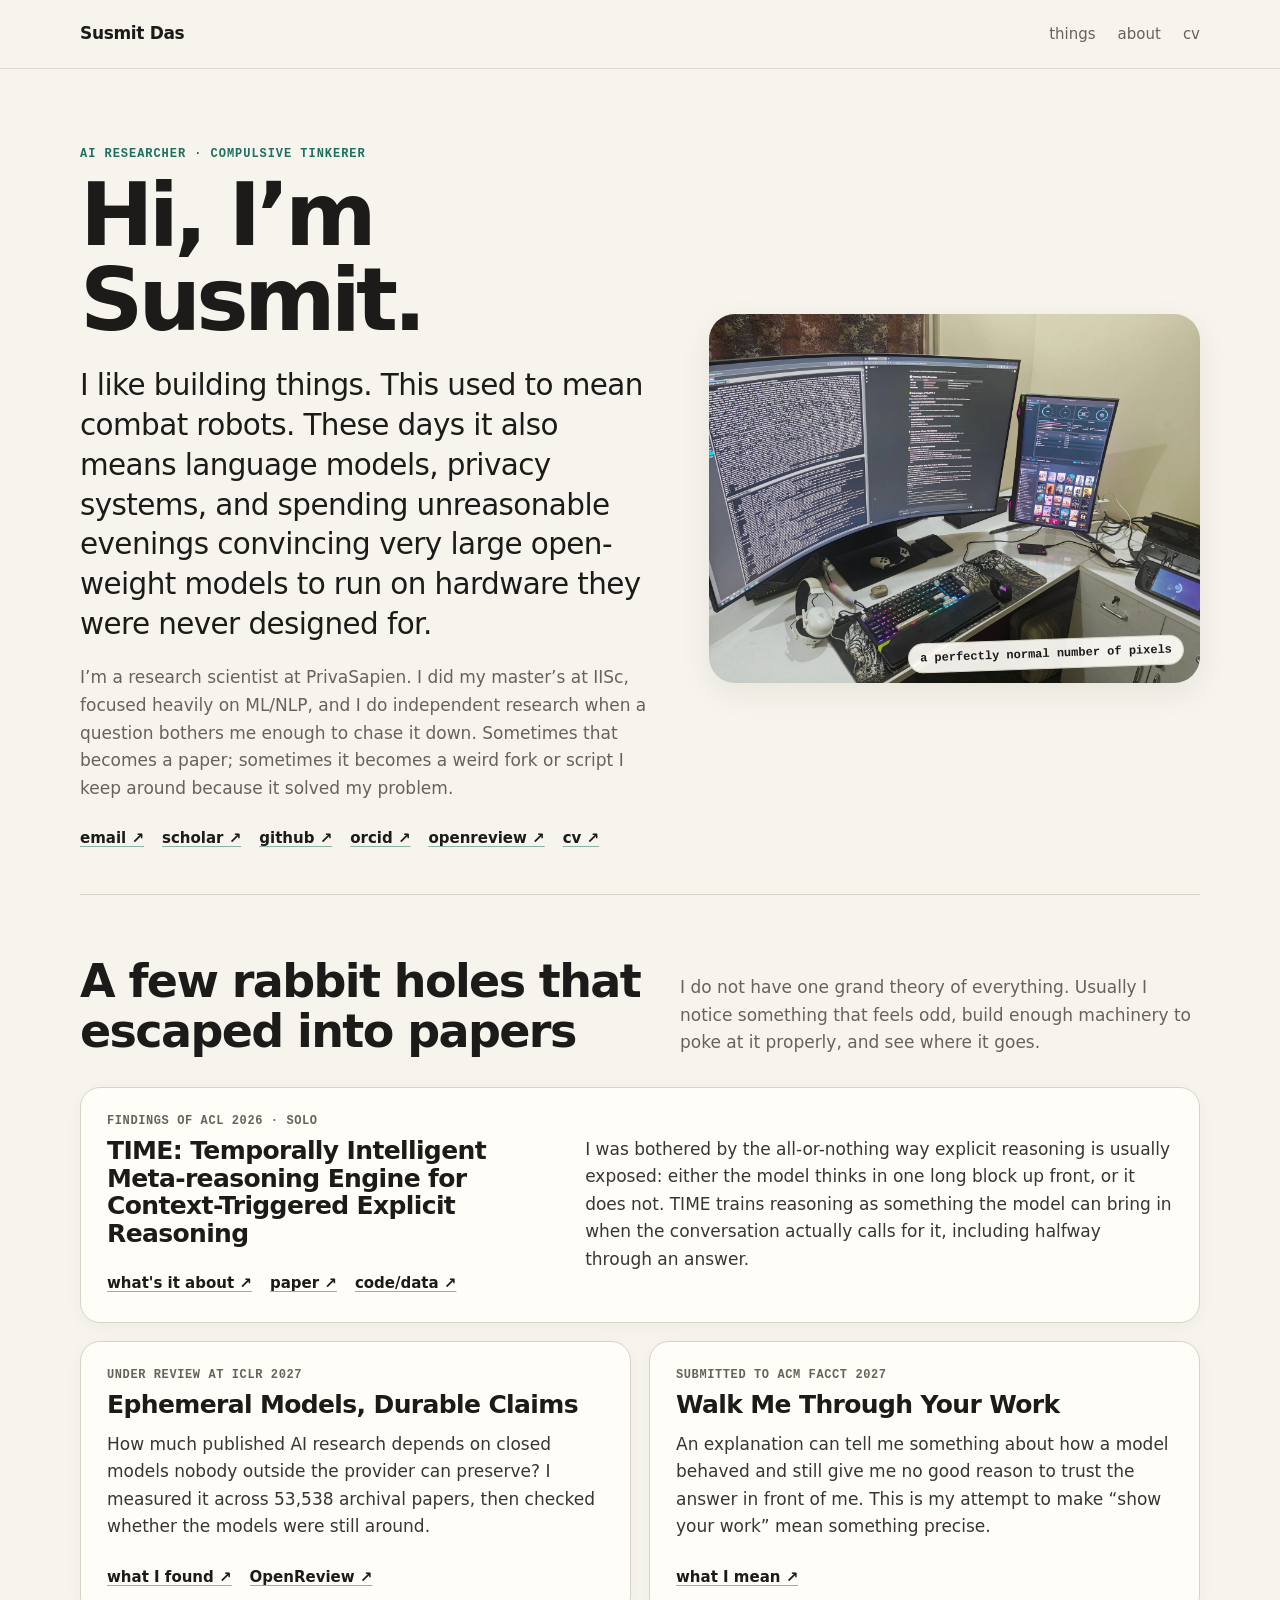
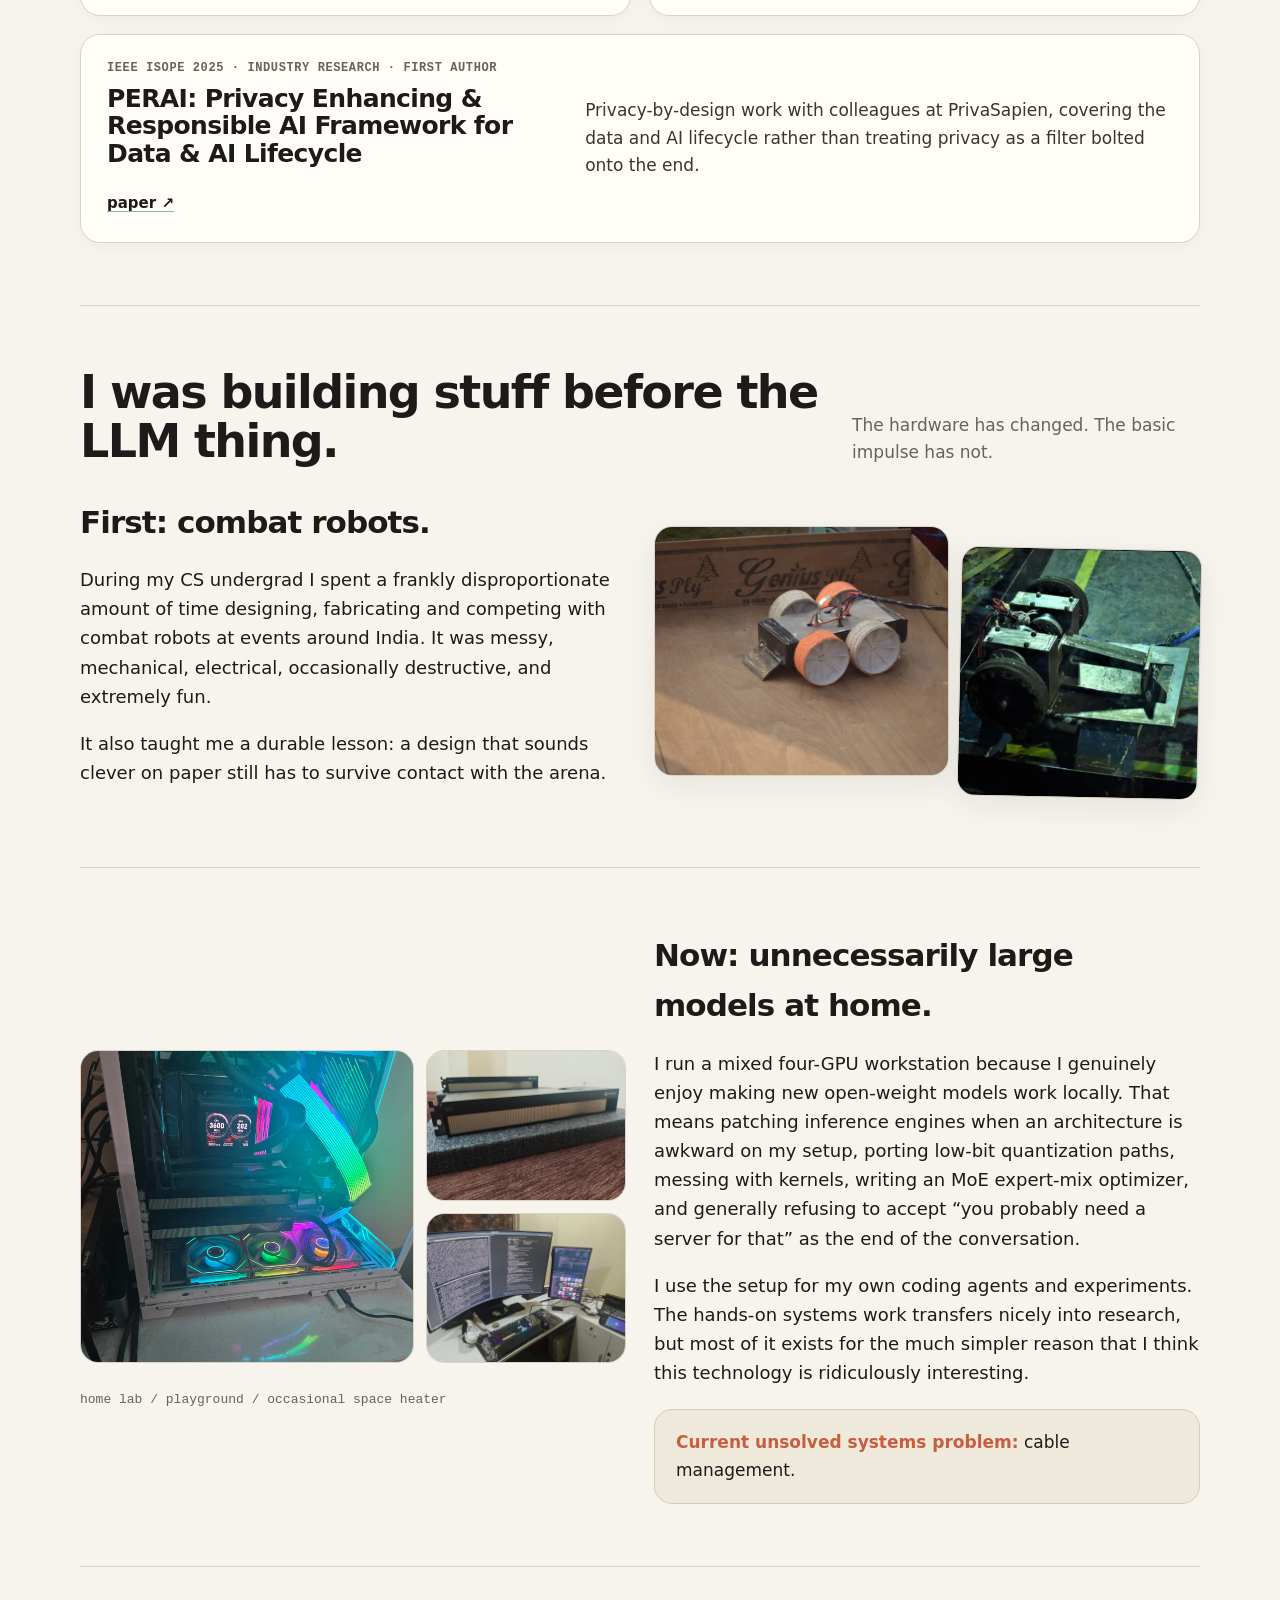
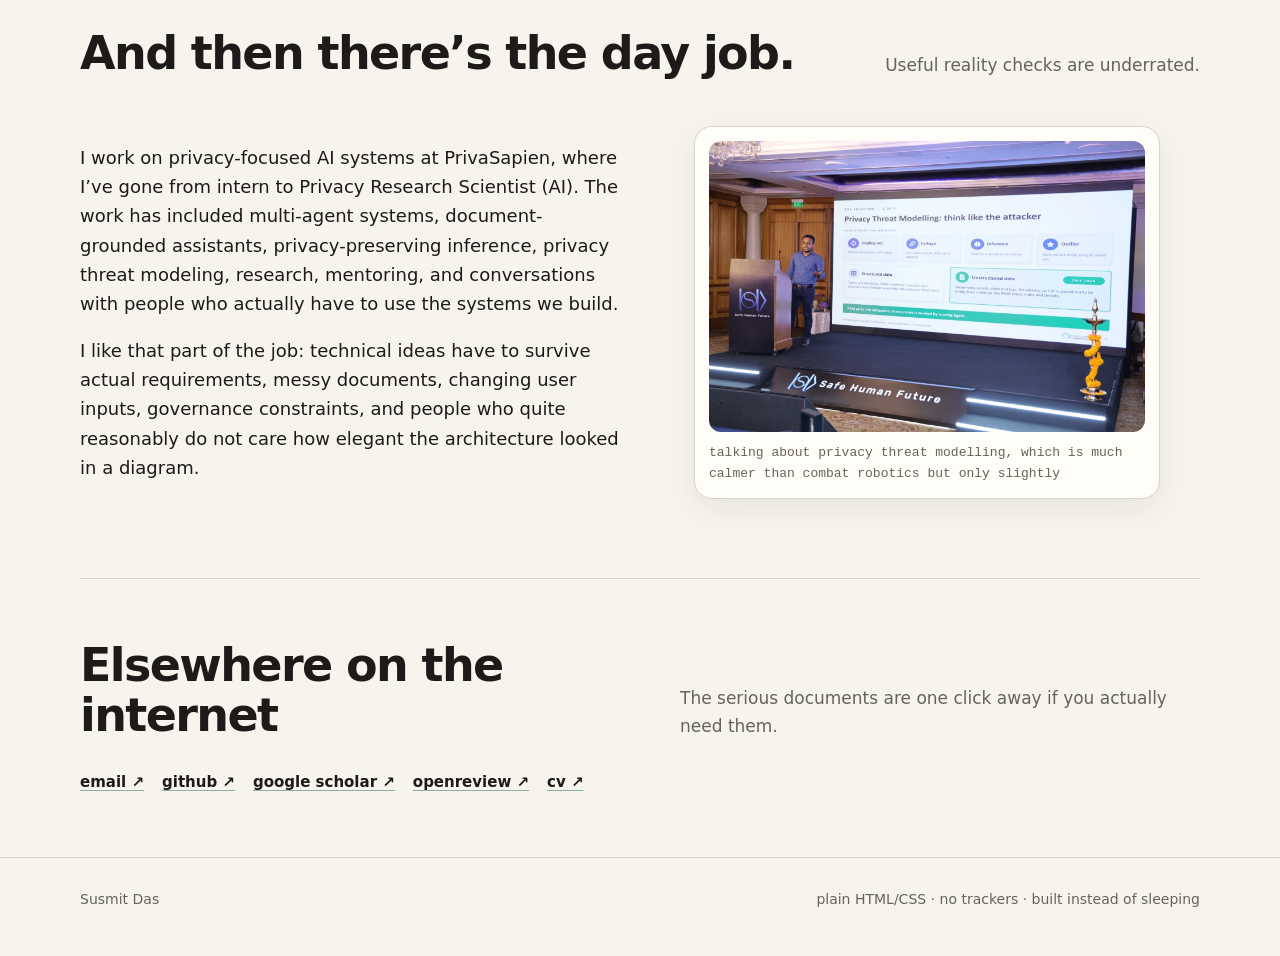
<file: index.html>
<!doctype html>
<html lang="en">
<head>
  <meta charset="utf-8"><meta name="viewport" content="width=device-width,initial-scale=1">
  <meta name="theme-color" content="#f7f4ed"><meta name="description" content="Susmit Das | I build AI systems, tinker with large open models, and occasionally turn annoying questions into papers.">
  <meta property="og:type" content="website"><meta property="og:title" content="Susmit Das"><meta property="og:description" content="AI, open models, research, robots, and things I tinker with.">
  <title>Susmit Das</title><link rel="icon" href="favicon.svg"><link rel="stylesheet" href="styles.css">
</head>
<body>
<header class="site-head"><div class="shell head-inner"><a class="brand" href="index.html">Susmit Das</a><nav><a href="#stuff">things</a><a href="#story">about</a><a href="cv.pdf">cv</a></nav></div></header>
<main class="shell">
  <section class="hero" style="border-top:0">
    <div>
      <div class="eyebrow">AI researcher · compulsive tinkerer</div>
      <h1>Hi, I’m Susmit.</h1>
      <p class="lede">I like building things. This used to mean combat robots. These days it also means language models, privacy systems, and spending unreasonable evenings convincing very large open-weight models to run on hardware they were never designed for.</p>
      <p class="sub">I’m a research scientist at PrivaSapien. I did my master’s at IISc, focused heavily on ML/NLP, and I do independent research when a question bothers me enough to chase it down. Sometimes that becomes a paper; sometimes it becomes a weird fork or script I keep around because it solved my problem.</p>
      <div class="links"><a href="mailto:susmitdas@alum.iisc.ac.in">email ↗</a><a href="https://scholar.google.com/citations?user=doy8b1UAAAAJ">scholar ↗</a><a href="https://github.com/susmitds">github ↗</a><a href="https://orcid.org/0000-0001-6837-1121">orcid ↗</a><a href="https://openreview.net/profile?id=%7ESusmit_Das1">openreview ↗</a><a href="cv.pdf">cv ↗</a></div>
    </div>
    <div class="hero-photo"><img src="assets/desk.webp" alt="My desk with a large ultrawide display, a vertical monitor, code and local model tooling on screen."><span class="scribble">a perfectly normal number of pixels</span></div>
  </section>

  <section id="stuff">
    <div class="section-head"><h2>A few rabbit holes that escaped into papers</h2><p>I do not have one grand theory of everything. Usually I notice something that feels odd, build enough machinery to poke at it properly, and see where it goes.</p></div>
    <div class="work-grid">
      <article class="card feature"><div><div class="kicker">Findings of ACL 2026 · solo</div><h3>TIME: Temporally Intelligent Meta-reasoning Engine for Context-Triggered Explicit Reasoning</h3><div class="links"><a href="time.html">what's it about ↗</a><a href="https://aclanthology.org/2026.findings-acl.1936/">paper ↗</a><a href="https://github.com/The-Coherence-Initiative/TIME">code/data ↗</a></div></div><p>I was bothered by the all-or-nothing way explicit reasoning is usually exposed: either the model thinks in one long block up front, or it does not. TIME trains reasoning as something the model can bring in when the conversation actually calls for it, including halfway through an answer.</p></article>
      <article class="card"><div class="kicker">Under review at ICLR 2027</div><h3>Ephemeral Models, Durable Claims</h3><p>How much published AI research depends on closed models nobody outside the provider can preserve? I measured it across 53,538 archival papers, then checked whether the models were still around.</p><div class="links"><a href="ephemeral-models.html">what I found ↗</a><a href="https://openreview.net/forum?id=b4dstEWp9v">OpenReview ↗</a></div></article>
      <article class="card"><div class="kicker">Submitted to ACM FAccT 2027</div><h3>Walk Me Through Your Work</h3><p>An explanation can tell me something about how a model behaved and still give me no good reason to trust the answer in front of me. This is my attempt to make “show your work” mean something precise.</p><div class="links"><a href="wmtyw.html">what I mean ↗</a></div></article>
      <article class="card feature"><div><div class="kicker">IEEE ISoPE 2025 · industry research · first author</div><h3>PERAI: Privacy Enhancing &amp; Responsible AI Framework for Data &amp; AI Lifecycle</h3><div class="links"><a href="https://doi.org/10.1109/ISoPE67098.2025.00026">paper ↗</a></div></div><p>Privacy-by-design work with colleagues at PrivaSapien, covering the data and AI lifecycle rather than treating privacy as a filter bolted onto the end.</p></article>
    </div>
  </section>

  <section id="story">
    <div class="section-head"><h2>I was building stuff before the LLM thing.</h2><p>The hardware has changed. The basic impulse has not.</p></div>
    <div class="story-grid">
      <div class="story-copy"><h3>First: combat robots.</h3><p>During my CS undergrad I spent a frankly disproportionate amount of time designing, fabricating and competing with combat robots at events around India. It was messy, mechanical, electrical, occasionally destructive, and extremely fun.</p><p>It also taught me a durable lesson: a design that sounds clever on paper still has to survive contact with the arena.</p></div>
      <div class="photo-stack"><img src="assets/robot-orange.webp" alt="A small four-wheeled combat robot in a wooden arena."><img src="assets/robot-metal.webp" alt="An earlier metal-framed combat robot in an arena."></div>
    </div>
  </section>

  <section>
    <div class="story-grid reverse">
      <div class="story-copy"><h3>Now: unnecessarily large models at home.</h3><p>I run a mixed four-GPU workstation because I genuinely enjoy making new open-weight models work locally. That means patching inference engines when an architecture is awkward on my setup, porting low-bit quantization paths, messing with kernels, writing an MoE expert-mix optimizer, and generally refusing to accept “you probably need a server for that” as the end of the conversation.</p><p>I use the setup for my own coding agents and experiments. The hands-on systems work transfers nicely into research, but most of it exists for the much simpler reason that I think this technology is ridiculously interesting.</p><div class="note"><strong>Current unsolved systems problem:</strong> cable management.</div></div>
      <div>
        <div class="lab-grid"><img src="assets/gpu-rig.webp" alt="My multi-GPU workstation with several GPUs installed inside and beside the case."><div class="side"><img src="assets/gpu-close.webp" alt="Close-up of an NVIDIA RTX PRO 6000 card."><img src="assets/desk.webp" alt="My desk and local AI setup."></div></div>
        <div class="caption">home lab / playground / occasional space heater</div>
      </div>
    </div>
  </section>

  <section>
    <div class="section-head"><h2>And then there’s the day job.</h2><p>Useful reality checks are underrated.</p></div>
    <div class="story-grid">
      <div class="story-copy"><p>I work on privacy-focused AI systems at PrivaSapien, where I’ve gone from intern to Privacy Research Scientist (AI). The work has included multi-agent systems, document-grounded assistants, privacy-preserving inference, privacy threat modeling, research, mentoring, and conversations with people who actually have to use the systems we build.</p><p>I like that part of the job: technical ideas have to survive actual requirements, messy documents, changing user inputs, governance constraints, and people who quite reasonably do not care how elegant the architecture looked in a diagram.</p></div>
      <figure class="photo-card"><img src="assets/day-job.webp" alt="Me giving a talk on privacy threat modelling at a PrivaSapien event."><figcaption>talking about privacy threat modelling, which is much calmer than combat robotics but only slightly</figcaption></figure>
    </div>
  </section>

  <section id="contact">
    <div class="section-head"><h2>Elsewhere on the internet</h2><p>The serious documents are one click away if you actually need them.</p></div>
    <div class="links"><a href="mailto:susmitdas@alum.iisc.ac.in">email ↗</a><a href="https://github.com/susmitds">github ↗</a><a href="https://scholar.google.com/citations?user=doy8b1UAAAAJ">google scholar ↗</a><a href="https://openreview.net/profile?id=%7ESusmit_Das1">openreview ↗</a><a href="cv.pdf">cv ↗</a></div>
  </section>
</main>
<footer class="site-foot"><div class="shell foot-inner"><span>Susmit Das</span><span>plain HTML/CSS · no trackers · built instead of sleeping</span></div></footer>
</body></html>
</file>
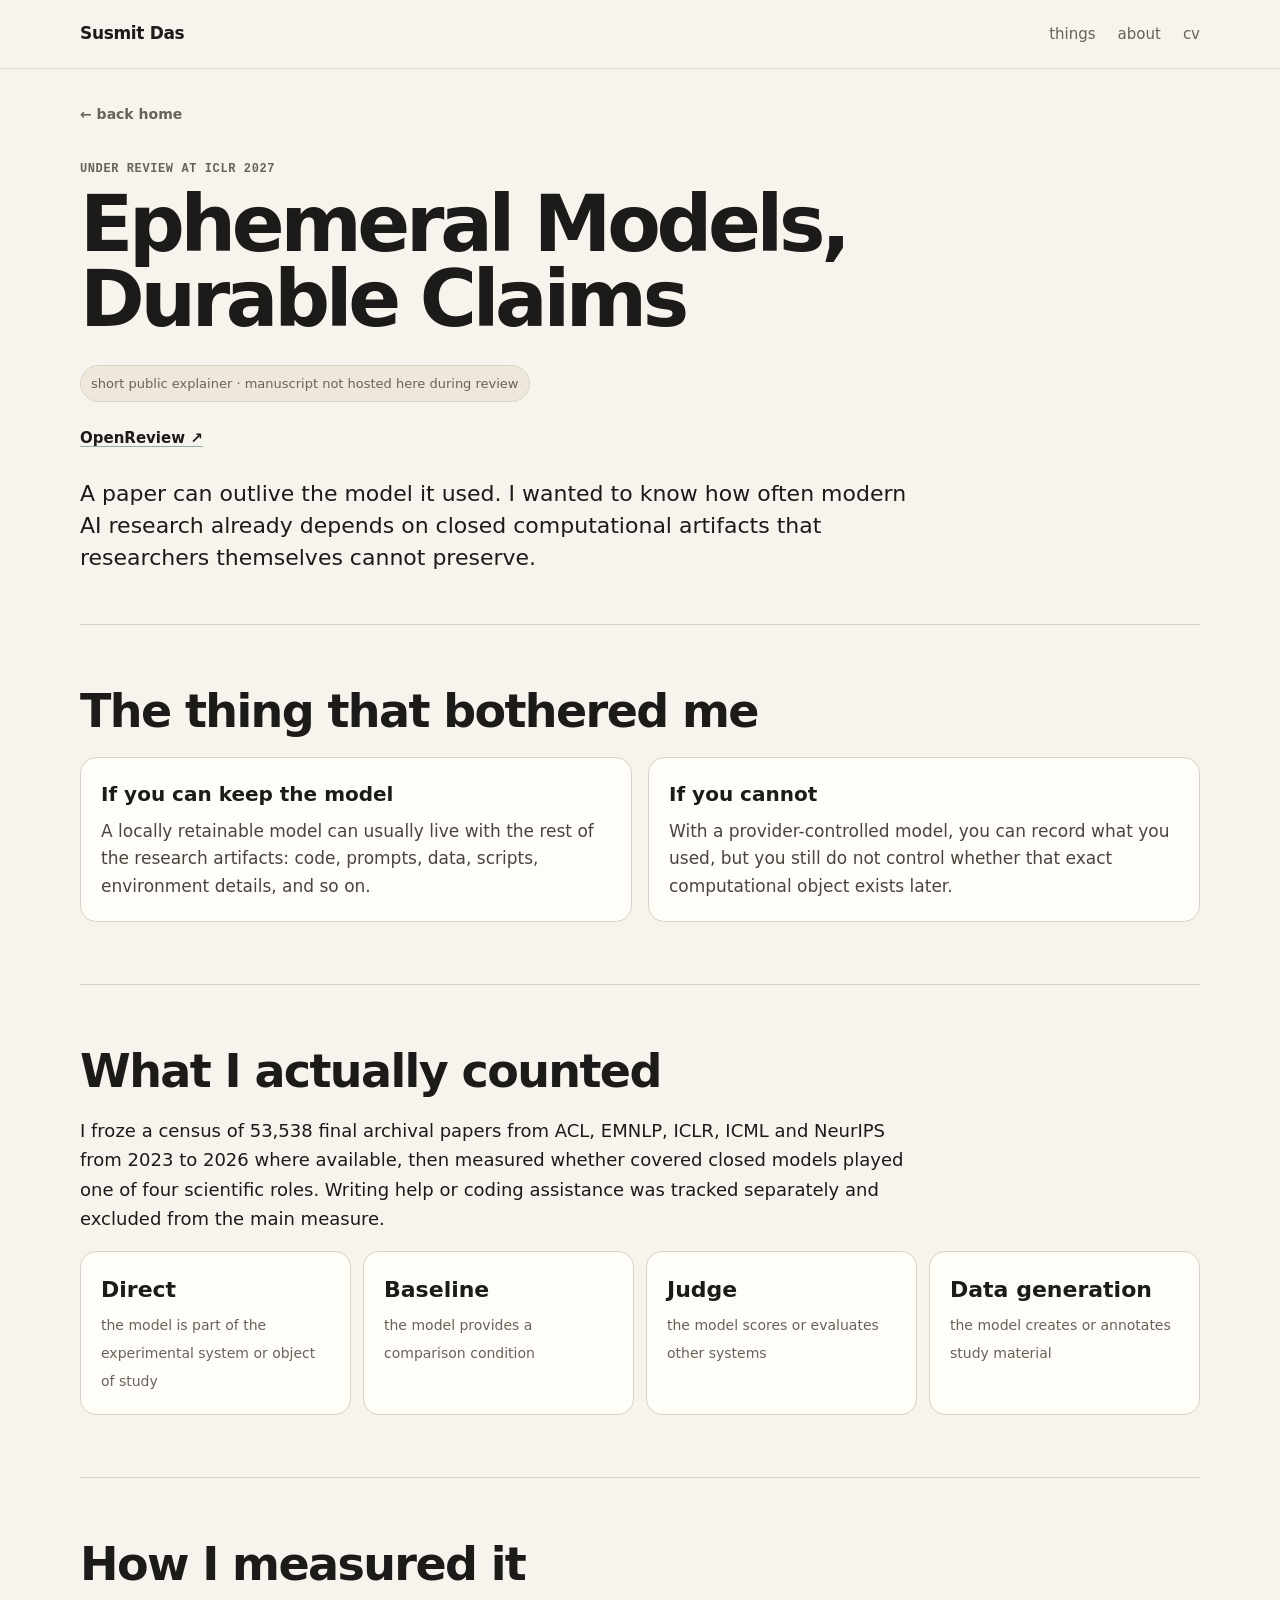
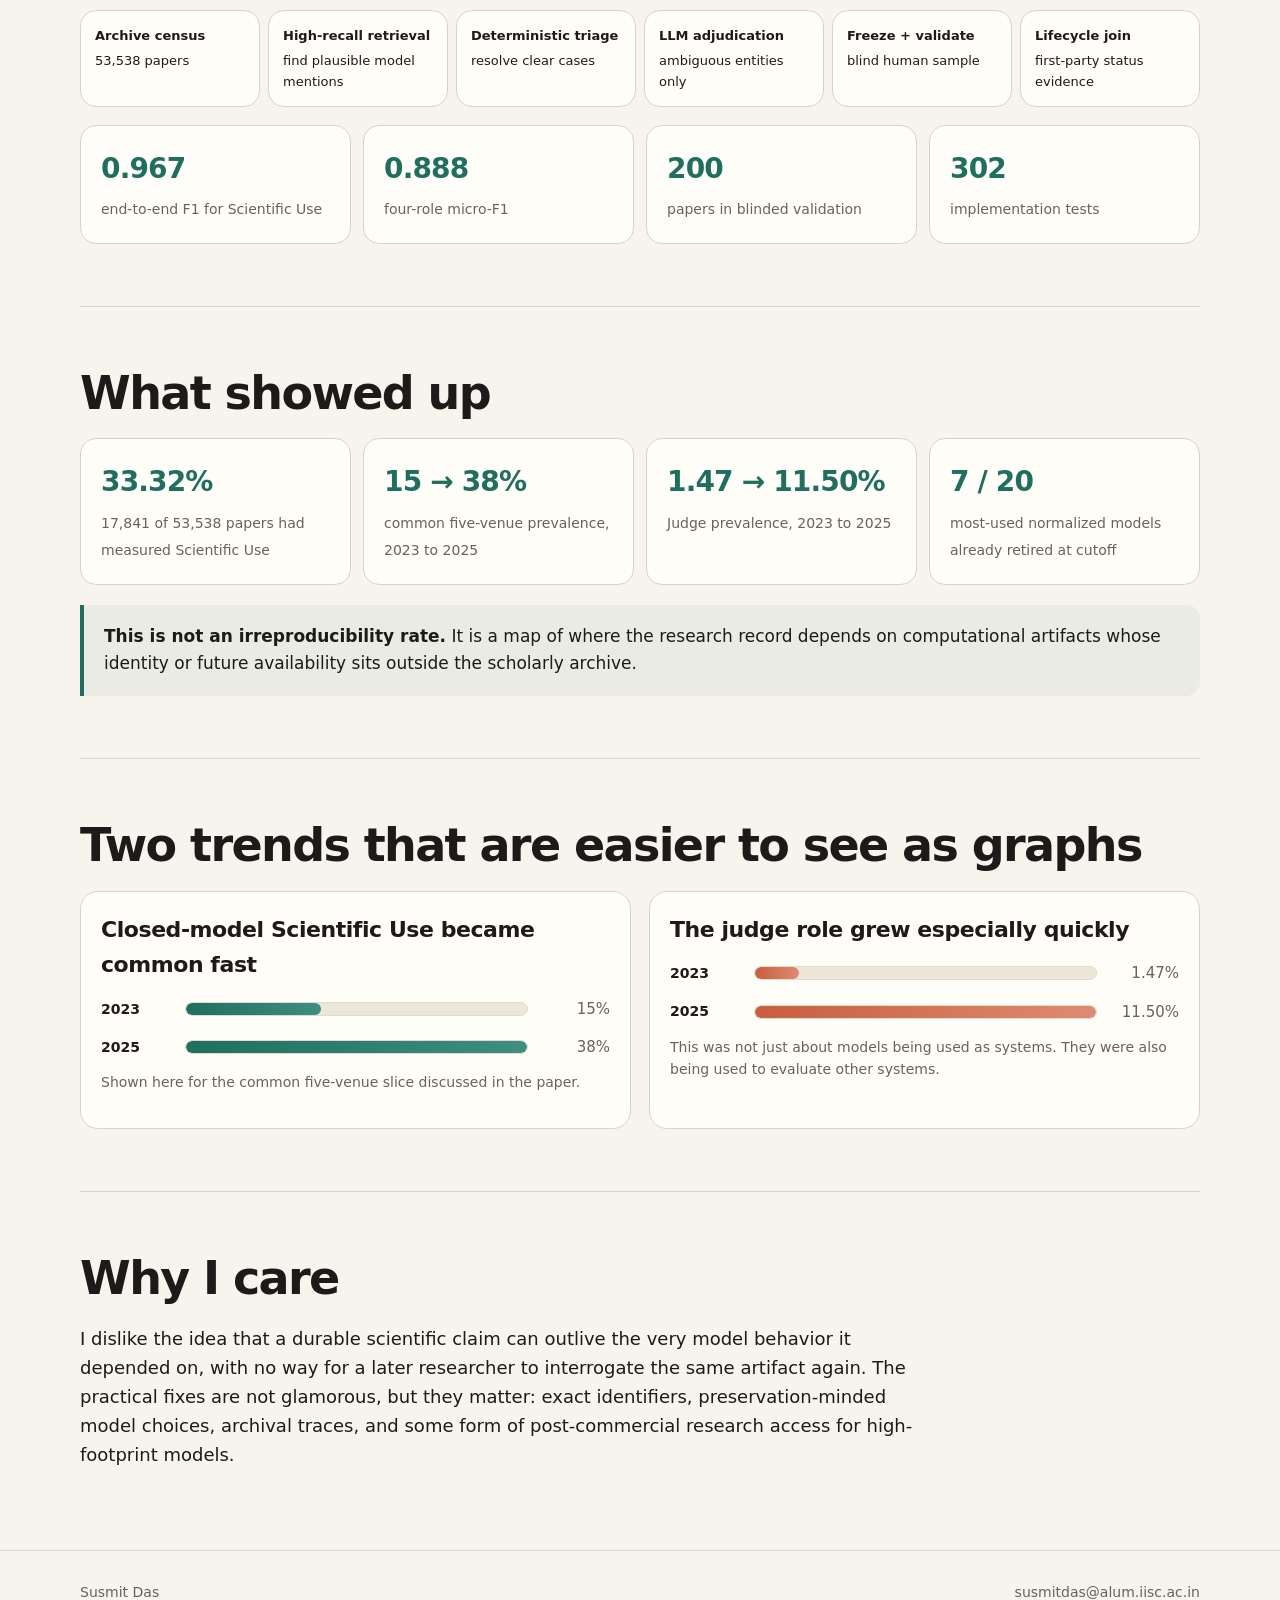
<file: ephemeral-models.html>
<!doctype html><html lang="en"><head><meta charset="utf-8"><meta name="viewport" content="width=device-width,initial-scale=1"><meta name="theme-color" content="#f7f4ed"><meta name="description" content="A short explanation of Ephemeral Models, Durable Claims, my study of closed-model dependence in archival AI research."><title>Ephemeral Models, Durable Claims | Susmit Das</title><link rel="icon" href="favicon.svg"><link rel="stylesheet" href="styles.css"></head><body>
<header class="site-head"><div class="shell head-inner"><a class="brand" href="index.html">Susmit Das</a><nav><a href="index.html#stuff">things</a><a href="index.html#story">about</a><a href="cv.pdf">cv</a></nav></div></header>
<main class="shell"><a class="back" href="index.html#stuff">← back home</a><div class="project-hero"><div class="kicker">Under review at ICLR 2027</div><h1>Ephemeral Models,<br>Durable Claims</h1><span class="project-status">short public explainer · manuscript not hosted here during review</span><div class="links"><a href="https://openreview.net/forum?id=b4dstEWp9v">OpenReview ↗</a></div><p class="one-line">A paper can outlive the model it used. I wanted to know how often modern AI research already depends on closed computational artifacts that researchers themselves cannot preserve.</p></div>
<section><h2>The thing that bothered me</h2><div class="split"><div class="callout"><h3>If you can keep the model</h3><p>A locally retainable model can usually live with the rest of the research artifacts: code, prompts, data, scripts, environment details, and so on.</p></div><div class="callout"><h3>If you cannot</h3><p>With a provider-controlled model, you can record what you used, but you still do not control whether that exact computational object exists later.</p></div></div></section>
<section><h2>What I actually counted</h2><div class="prose"><p>I froze a census of 53,538 final archival papers from ACL, EMNLP, ICLR, ICML and NeurIPS from 2023 to 2026 where available, then measured whether covered closed models played one of four scientific roles. Writing help or coding assistance was tracked separately and excluded from the main measure.</p></div><div class="role-grid"><div class="role"><strong>Direct</strong><span>the model is part of the experimental system or object of study</span></div><div class="role"><strong>Baseline</strong><span>the model provides a comparison condition</span></div><div class="role"><strong>Judge</strong><span>the model scores or evaluates other systems</span></div><div class="role"><strong>Data generation</strong><span>the model creates or annotates study material</span></div></div></section>
<section><h2>How I measured it</h2><div class="flow"><div class="flow-step"><strong>Archive census</strong>53,538 papers</div><div class="flow-step"><strong>High-recall retrieval</strong>find plausible model mentions</div><div class="flow-step"><strong>Deterministic triage</strong>resolve clear cases</div><div class="flow-step"><strong>LLM adjudication</strong>ambiguous entities only</div><div class="flow-step"><strong>Freeze + validate</strong>blind human sample</div><div class="flow-step"><strong>Lifecycle join</strong>first-party status evidence</div></div><div class="stat-grid" style="margin-top:18px"><div class="stat"><strong>0.967</strong><span>end-to-end F1 for Scientific Use</span></div><div class="stat"><strong>0.888</strong><span>four-role micro-F1</span></div><div class="stat"><strong>200</strong><span>papers in blinded validation</span></div><div class="stat"><strong>302</strong><span>implementation tests</span></div></div></section>
<section><h2>What showed up</h2><div class="stat-grid"><div class="stat"><strong>33.32%</strong><span>17,841 of 53,538 papers had measured Scientific Use</span></div><div class="stat"><strong>15 → 38%</strong><span>common five-venue prevalence, 2023 to 2025</span></div><div class="stat"><strong>1.47 → 11.50%</strong><span>Judge prevalence, 2023 to 2025</span></div><div class="stat"><strong>7 / 20</strong><span>most-used normalized models already retired at cutoff</span></div></div><div class="result-line"><strong>This is not an irreproducibility rate.</strong> It is a map of where the research record depends on computational artifacts whose identity or future availability sits outside the scholarly archive.</div></section>
<section><h2>Two trends that are easier to see as graphs</h2><div class="bar-panel"><div class="bar-card"><h3>Closed-model Scientific Use became common fast</h3><div class="bar-list"><div class="bar-row"><strong>2023</strong><div class="bar-track"><div class="bar-fill" style="width:39.5%"></div></div><span>15%</span></div><div class="bar-row"><strong>2025</strong><div class="bar-track"><div class="bar-fill" style="width:100%"></div></div><span>38%</span></div></div><p class="tiny" style="margin-top:12px">Shown here for the common five-venue slice discussed in the paper.</p></div><div class="bar-card"><h3>The judge role grew especially quickly</h3><div class="bar-list"><div class="bar-row"><strong>2023</strong><div class="bar-track"><div class="bar-fill orange" style="width:12.8%"></div></div><span>1.47%</span></div><div class="bar-row"><strong>2025</strong><div class="bar-track"><div class="bar-fill orange" style="width:100%"></div></div><span>11.50%</span></div></div><p class="tiny" style="margin-top:12px">This was not just about models being used as systems. They were also being used to evaluate other systems.</p></div></div></section>
<section><h2>Why I care</h2><div class="prose"><p>I dislike the idea that a durable scientific claim can outlive the very model behavior it depended on, with no way for a later researcher to interrogate the same artifact again. The practical fixes are not glamorous, but they matter: exact identifiers, preservation-minded model choices, archival traces, and some form of post-commercial research access for high-footprint models.</p></div></section>
</main><footer class="site-foot"><div class="shell foot-inner"><span>Susmit Das</span><span><a href="mailto:susmitdas@alum.iisc.ac.in">susmitdas@alum.iisc.ac.in</a></span></div></footer></body></html>
</file>
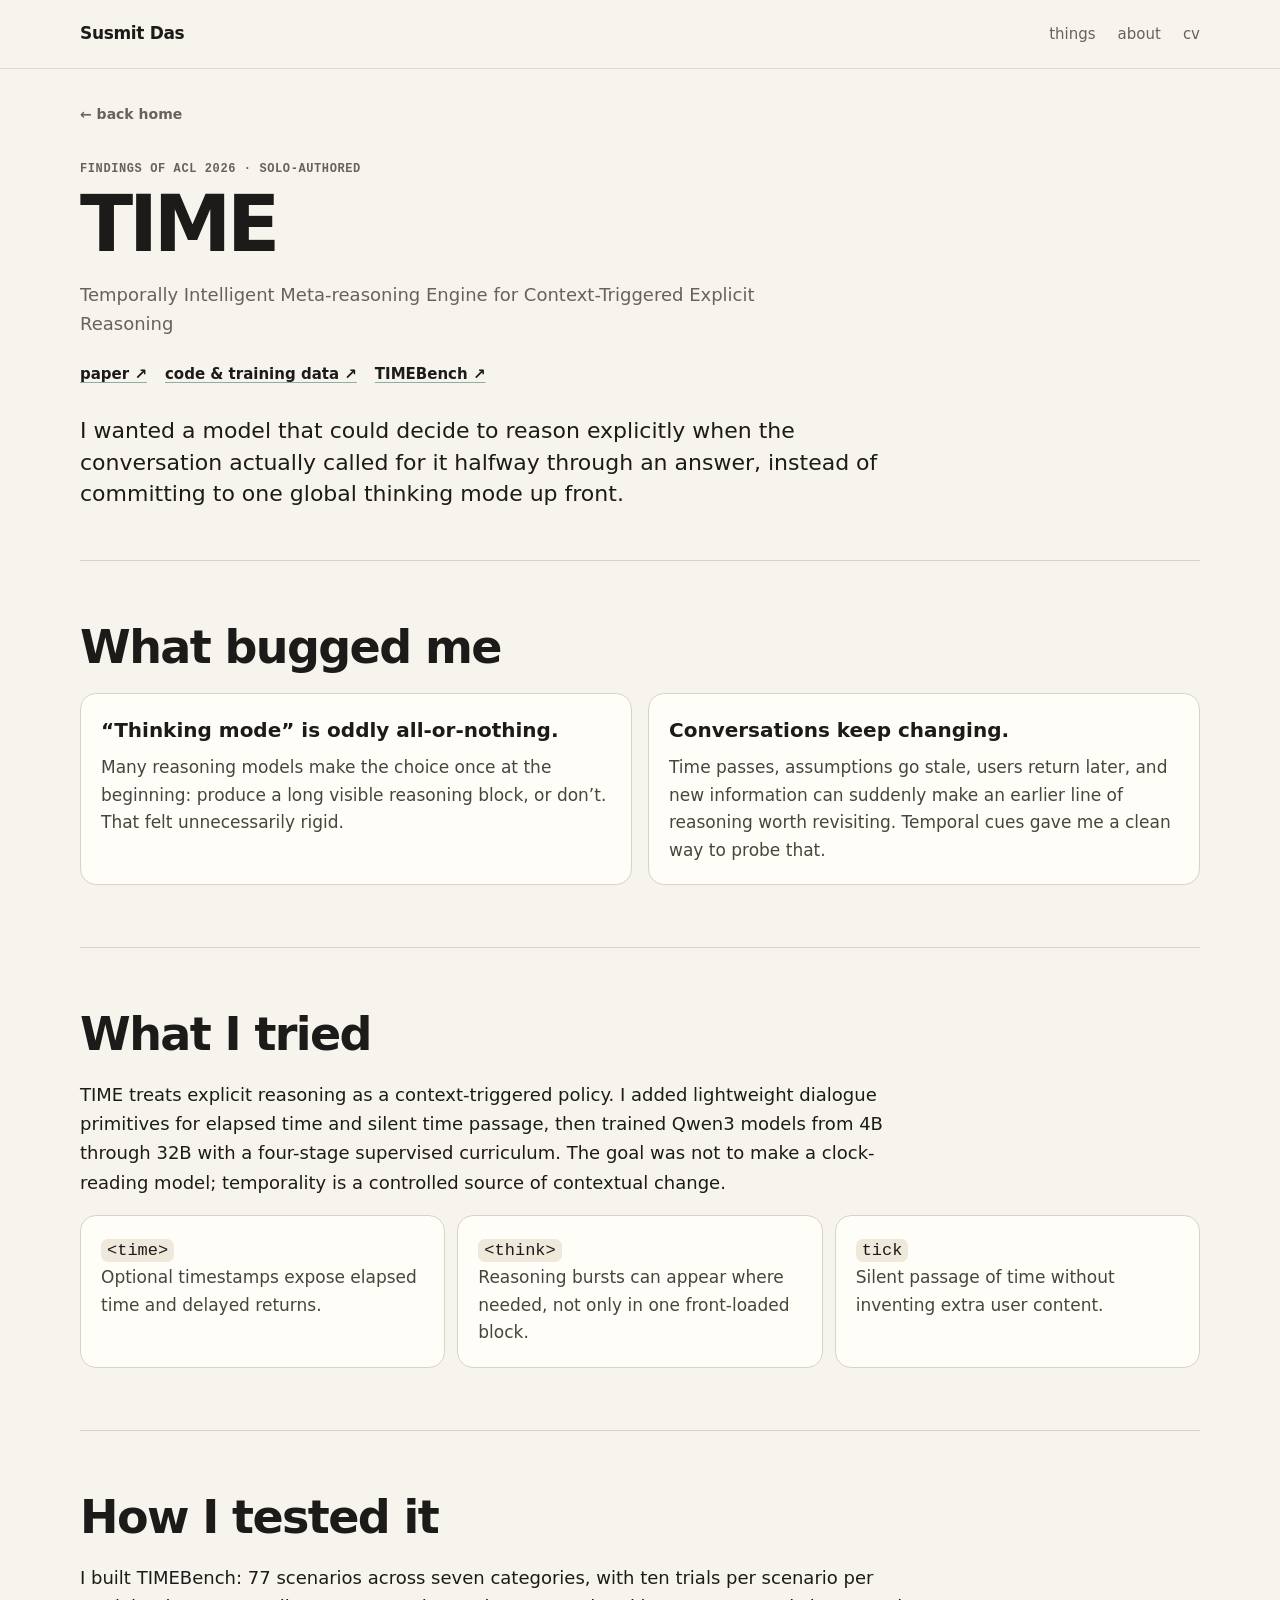
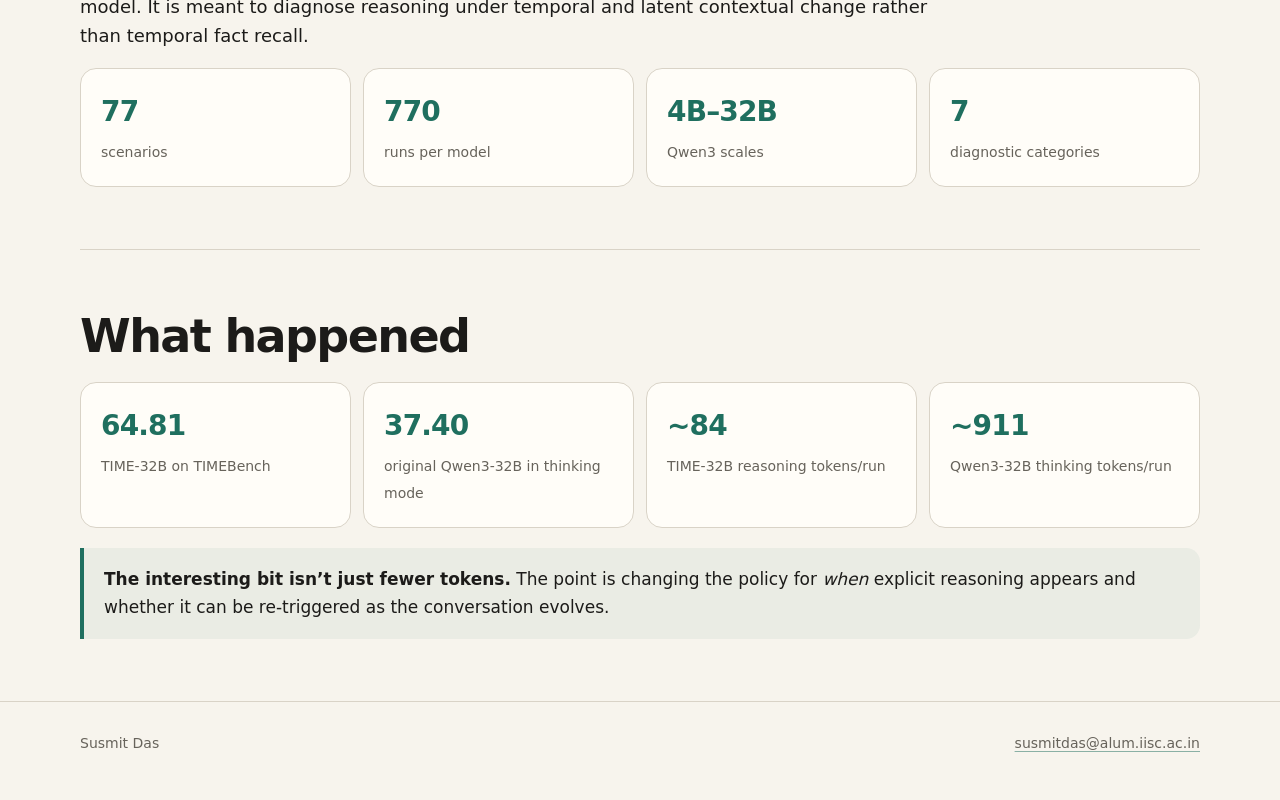
<file: time.html>
<!doctype html><html lang="en"><head><meta charset="utf-8"><meta name="viewport" content="width=device-width,initial-scale=1"><meta name="theme-color" content="#f7f4ed"><meta name="description" content="A short explanation of TIME, my ACL 2026 paper on context-triggered explicit reasoning."><title>TIME | Susmit Das</title><link rel="icon" href="favicon.svg"><link rel="stylesheet" href="styles.css"></head><body>
<header class="site-head"><div class="shell head-inner"><a class="brand" href="index.html">Susmit Das</a><nav><a href="index.html#stuff">things</a><a href="index.html#story">about</a><a href="cv.pdf">cv</a></nav></div></header>
<main class="shell"><a class="back" href="index.html#stuff">← back home</a><div class="project-hero"><div class="kicker">Findings of ACL 2026 · solo-authored</div><h1>TIME</h1><p class="sub" style="font-size:18px">Temporally Intelligent Meta-reasoning Engine for Context-Triggered Explicit Reasoning</p><div class="links"><a href="https://aclanthology.org/2026.findings-acl.1936/">paper ↗</a><a href="https://github.com/The-Coherence-Initiative/TIME">code &amp; training data ↗</a><a href="https://github.com/The-Coherence-Initiative/TIMEBench">TIMEBench ↗</a></div><p class="one-line">I wanted a model that could decide to reason explicitly when the conversation actually called for it halfway through an answer, instead of committing to one global thinking mode up front.</p></div>
<section><h2>What bugged me</h2><div class="split"><div class="callout"><h3>“Thinking mode” is oddly all-or-nothing.</h3><p>Many reasoning models make the choice once at the beginning: produce a long visible reasoning block, or don’t. That felt unnecessarily rigid.</p></div><div class="callout"><h3>Conversations keep changing.</h3><p>Time passes, assumptions go stale, users return later, and new information can suddenly make an earlier line of reasoning worth revisiting. Temporal cues gave me a clean way to probe that.</p></div></div></section>
<section><h2>What I tried</h2><div class="prose"><p>TIME treats explicit reasoning as a context-triggered policy. I added lightweight dialogue primitives for elapsed time and silent time passage, then trained Qwen3 models from 4B through 32B with a four-stage supervised curriculum. The goal was not to make a clock-reading model; temporality is a controlled source of contextual change.</p></div><div class="primitive-grid"><div class="primitive"><code>&lt;time&gt;</code><p>Optional timestamps expose elapsed time and delayed returns.</p></div><div class="primitive"><code>&lt;think&gt;</code><p>Reasoning bursts can appear where needed, not only in one front-loaded block.</p></div><div class="primitive"><code>tick</code><p>Silent passage of time without inventing extra user content.</p></div></div></section>
<section><h2>How I tested it</h2><div class="prose"><p>I built TIMEBench: 77 scenarios across seven categories, with ten trials per scenario per model. It is meant to diagnose reasoning under temporal and latent contextual change rather than temporal fact recall.</p></div><div class="stat-grid"><div class="stat"><strong>77</strong><span>scenarios</span></div><div class="stat"><strong>770</strong><span>runs per model</span></div><div class="stat"><strong>4B–32B</strong><span>Qwen3 scales</span></div><div class="stat"><strong>7</strong><span>diagnostic categories</span></div></div></section>
<section><h2>What happened</h2><div class="stat-grid"><div class="stat"><strong>64.81</strong><span>TIME-32B on TIMEBench</span></div><div class="stat"><strong>37.40</strong><span>original Qwen3-32B in thinking mode</span></div><div class="stat"><strong>~84</strong><span>TIME-32B reasoning tokens/run</span></div><div class="stat"><strong>~911</strong><span>Qwen3-32B thinking tokens/run</span></div></div><div class="result-line"><strong>The interesting bit isn’t just fewer tokens.</strong> The point is changing the policy for <em>when</em> explicit reasoning appears and whether it can be re-triggered as the conversation evolves.</div></section>
</main><footer class="site-foot"><div class="shell foot-inner"><span>Susmit Das</span><span><a href="mailto:susmitdas@alum.iisc.ac.in">susmitdas@alum.iisc.ac.in</a></span></div></footer></body></html>
</file>
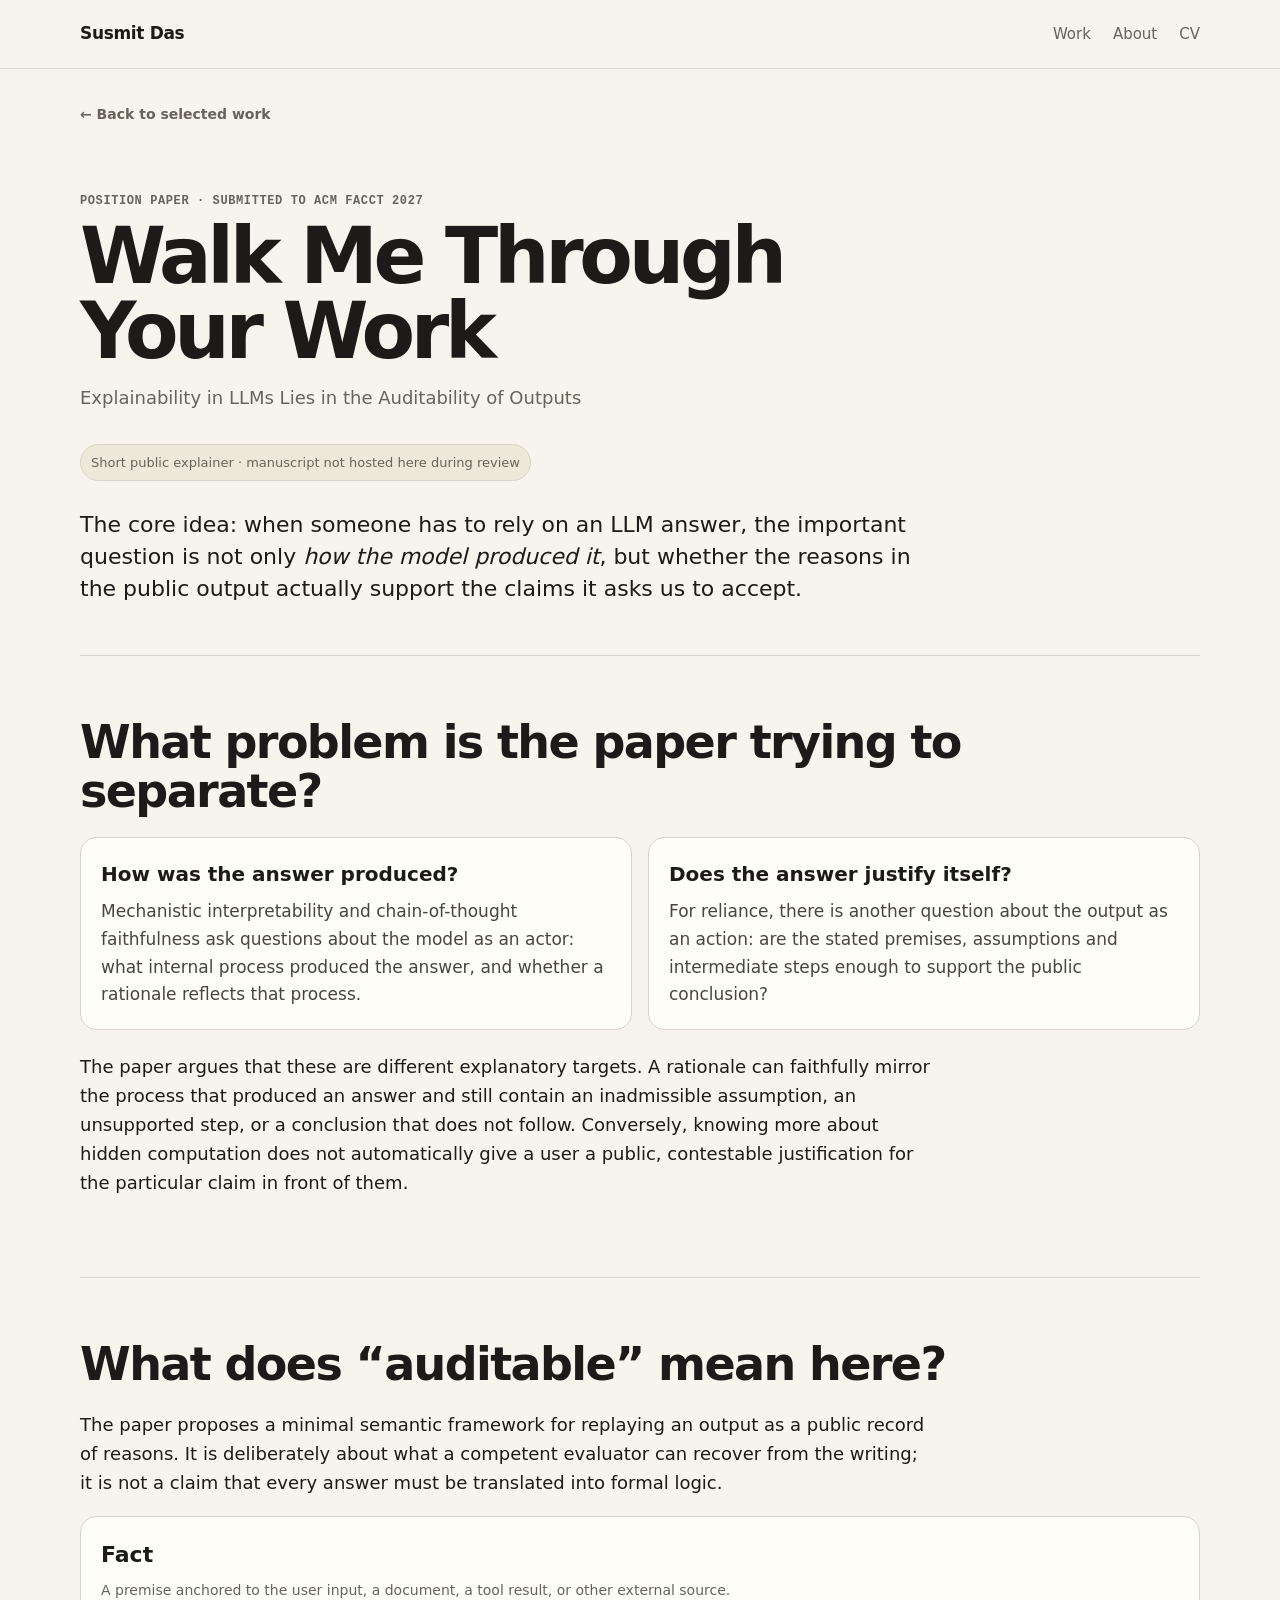
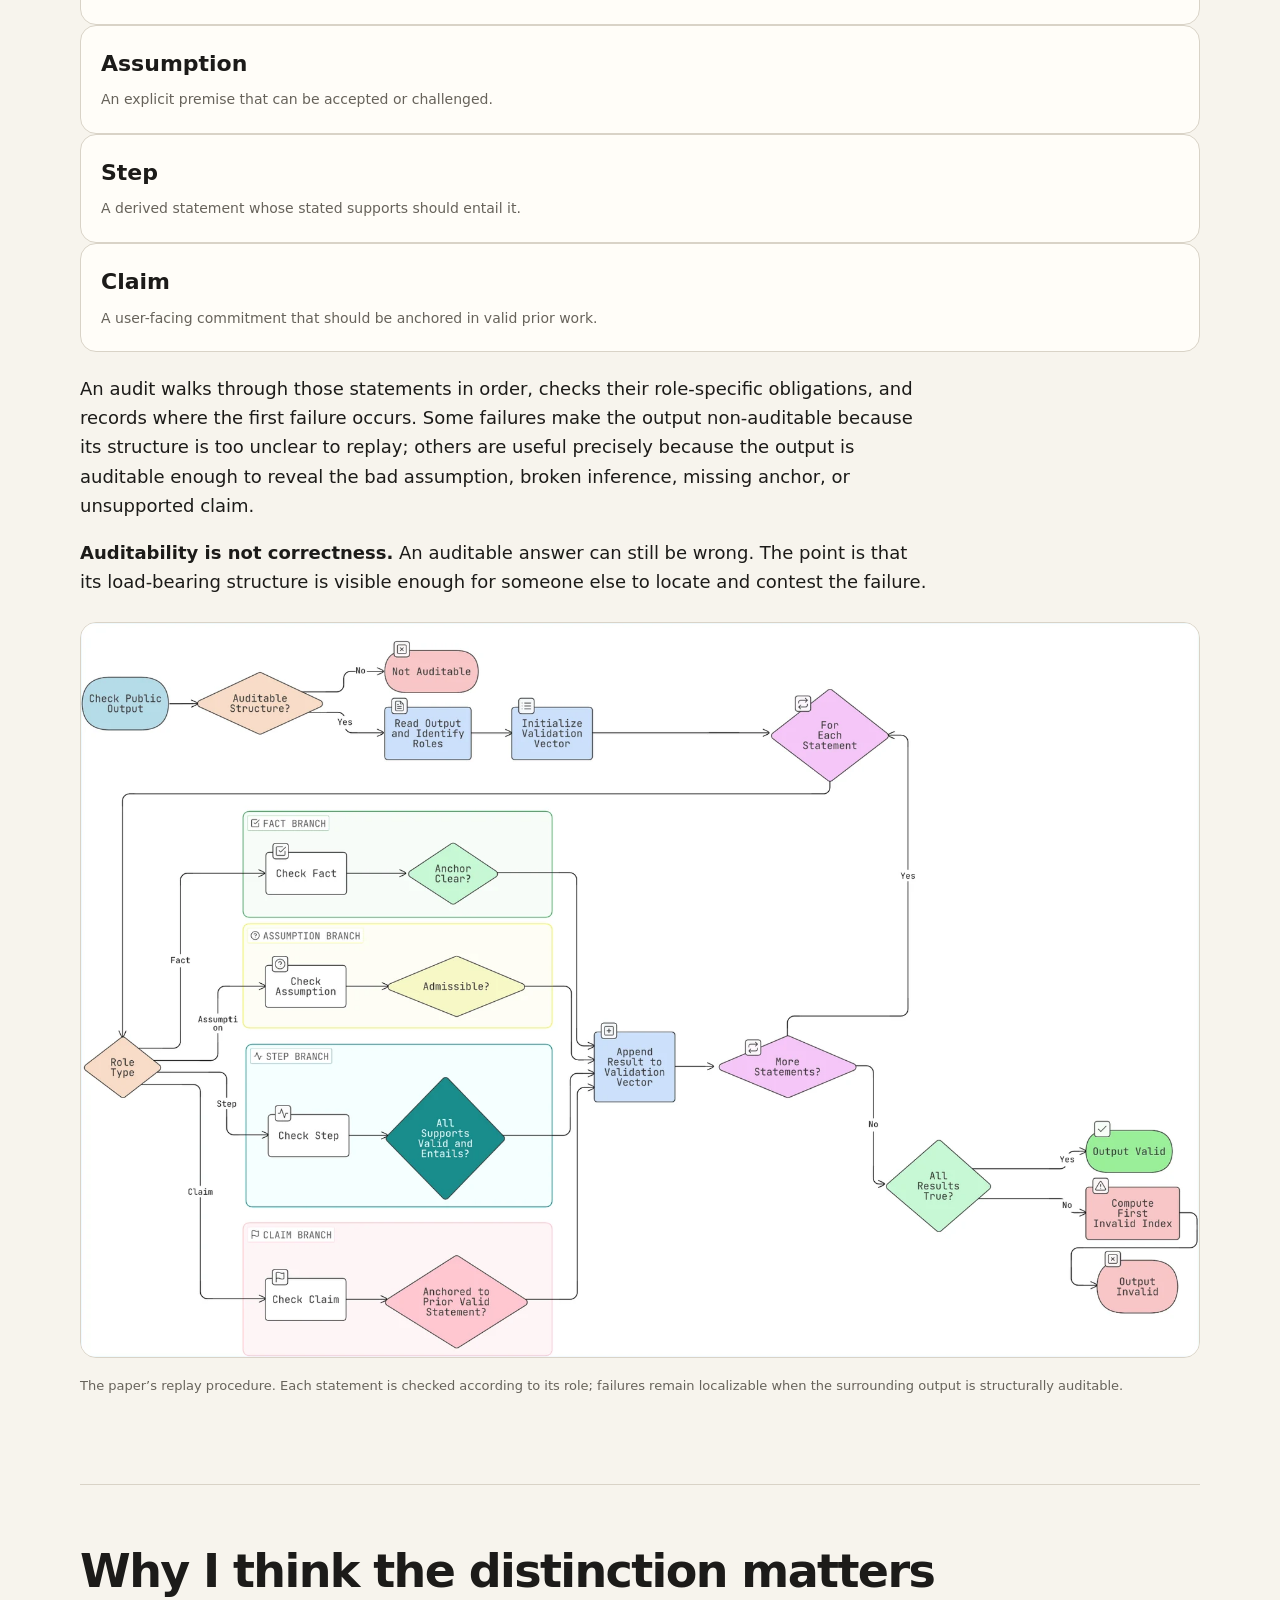
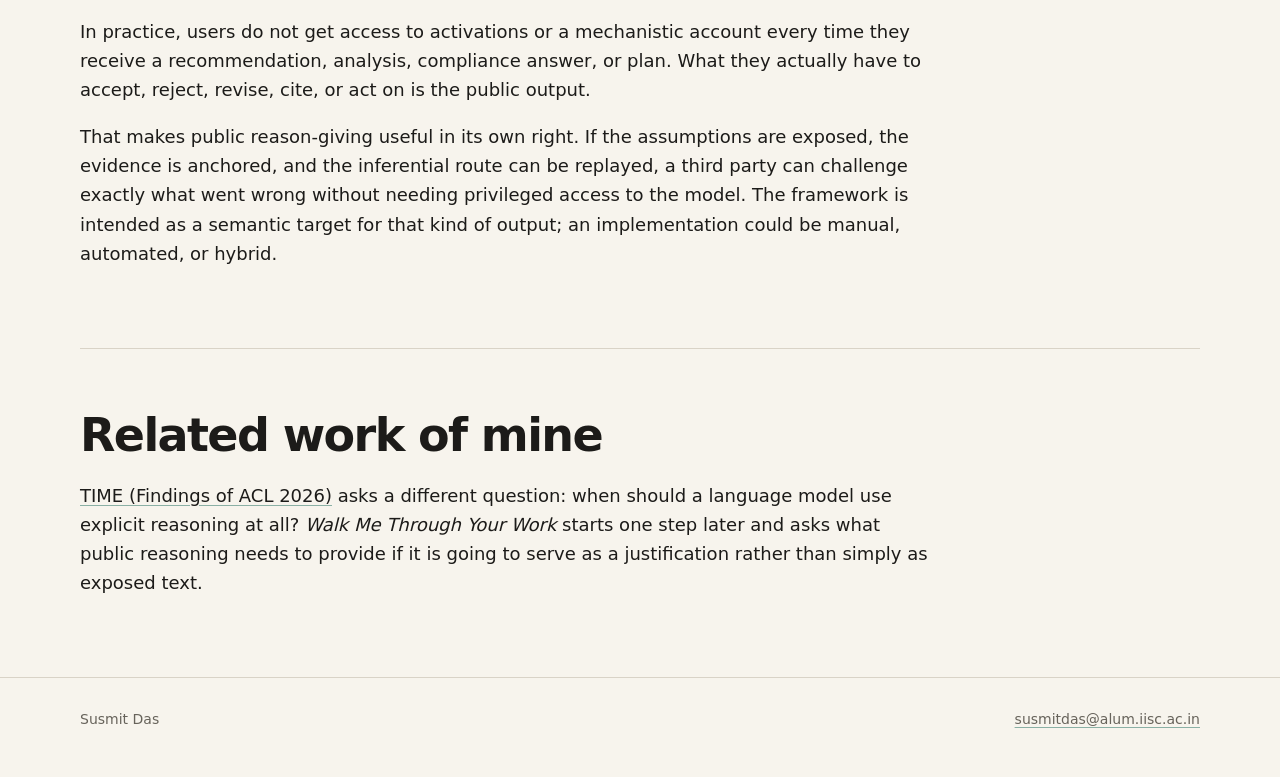
<file: walk-me-through-your-work.html>
<!doctype html>
<html lang="en">
<head>
  <meta charset="utf-8">
  <meta name="viewport" content="width=device-width, initial-scale=1">
  <meta name="theme-color" content="#faf9f6">
  <meta name="description" content="A short explanation of Walk Me Through Your Work, a position paper on output-level auditability for LLM explanations.">
  <meta property="og:type" content="article">
  <meta property="og:title" content="Walk Me Through Your Work — Susmit Das">
  <meta property="og:description" content="Explainability for reliance as auditability of the public output.">
  <title>Walk Me Through Your Work — Susmit Das</title>
  <link rel="icon" type="image/svg+xml" href="favicon.svg">
  <link rel="stylesheet" href="styles.css">
</head>
<body>
<header class="site-head">
  <div class="shell head-inner">
    <a class="brand" href="index.html">Susmit Das</a>
    <nav aria-label="Main navigation"><a href="index.html#work">Work</a><a href="index.html#about">About</a><a href="cv.pdf">CV</a></nav>
  </div>
</header>
<main class="shell">
  <a class="back" href="index.html#work">← Back to selected work</a>
  <div class="project-hero" style="margin-top:32px">
    <div class="kicker">Position paper · submitted to ACM FAccT 2027</div>
    <h1>Walk Me Through Your Work</h1>
    <p class="sub" style="font-size:18px;margin-top:8px">Explainability in LLMs Lies in the Auditability of Outputs</p>
    <span class="project-status">Short public explainer · manuscript not hosted here during review</span>
    <p class="one-line">The core idea: when someone has to rely on an LLM answer, the important question is not only <em>how the model produced it</em>, but whether the reasons in the public output actually support the claims it asks us to accept.</p>
  </div>

  <section aria-labelledby="problem-heading">
    <h2 id="problem-heading">What problem is the paper trying to separate?</h2>
    <div class="split">
      <div class="callout">
        <h3>How was the answer produced?</h3>
        <p>Mechanistic interpretability and chain-of-thought faithfulness ask questions about the model as an actor: what internal process produced the answer, and whether a rationale reflects that process.</p>
      </div>
      <div class="callout">
        <h3>Does the answer justify itself?</h3>
        <p>For reliance, there is another question about the output as an action: are the stated premises, assumptions and intermediate steps enough to support the public conclusion?</p>
      </div>
    </div>
    <div class="prose" style="margin-top:22px">
      <p>The paper argues that these are different explanatory targets. A rationale can faithfully mirror the process that produced an answer and still contain an inadmissible assumption, an unsupported step, or a conclusion that does not follow. Conversely, knowing more about hidden computation does not automatically give a user a public, contestable justification for the particular claim in front of them.</p>
    </div>
  </section>

  <section aria-labelledby="audit-heading">
    <h2 id="audit-heading">What does “auditable” mean here?</h2>
    <div class="prose">
      <p>The paper proposes a minimal semantic framework for replaying an output as a public record of reasons. It is deliberately about what a competent evaluator can recover from the writing; it is not a claim that every answer must be translated into formal logic.</p>
    </div>
    <div class="roles" aria-label="Statement roles">
      <div class="role"><strong>Fact</strong><span>A premise anchored to the user input, a document, a tool result, or other external source.</span></div>
      <div class="role"><strong>Assumption</strong><span>An explicit premise that can be accepted or challenged.</span></div>
      <div class="role"><strong>Step</strong><span>A derived statement whose stated supports should entail it.</span></div>
      <div class="role"><strong>Claim</strong><span>A user-facing commitment that should be anchored in valid prior work.</span></div>
    </div>
    <div class="prose" style="margin-top:22px">
      <p>An audit walks through those statements in order, checks their role-specific obligations, and records where the first failure occurs. Some failures make the output non-auditable because its structure is too unclear to replay; others are useful precisely because the output is auditable enough to reveal the bad assumption, broken inference, missing anchor, or unsupported claim.</p>
      <p><strong>Auditability is not correctness.</strong> An auditable answer can still be wrong. The point is that its load-bearing structure is visible enough for someone else to locate and contest the failure.</p>
    </div>
    <figure class="figure">
      <img src="assets/audit-flow.webp" alt="Flowchart for auditing an LLM public output. After checking that the output has an auditable structure, each statement is classified as fact, assumption, step, or claim, checked according to its role, appended to a validation vector, and the earliest invalid point is localized if any check fails.">
      <figcaption>The paper’s replay procedure. Each statement is checked according to its role; failures remain localizable when the surrounding output is structurally auditable.</figcaption>
    </figure>
  </section>

  <section aria-labelledby="why-heading">
    <h2 id="why-heading">Why I think the distinction matters</h2>
    <div class="prose">
      <p>In practice, users do not get access to activations or a mechanistic account every time they receive a recommendation, analysis, compliance answer, or plan. What they actually have to accept, reject, revise, cite, or act on is the public output.</p>
      <p>That makes public reason-giving useful in its own right. If the assumptions are exposed, the evidence is anchored, and the inferential route can be replayed, a third party can challenge exactly what went wrong without needing privileged access to the model. The framework is intended as a semantic target for that kind of output; an implementation could be manual, automated, or hybrid.</p>
    </div>
  </section>

  <section aria-labelledby="related-heading">
    <h2 id="related-heading">Related work of mine</h2>
    <div class="prose">
      <p><a href="https://aclanthology.org/2026.findings-acl.1936/">TIME (Findings of ACL 2026)</a> asks a different question: when should a language model use explicit reasoning at all? <em>Walk Me Through Your Work</em> starts one step later and asks what public reasoning needs to provide if it is going to serve as a justification rather than simply as exposed text.</p>
    </div>
  </section>
</main>
<footer class="site-foot"><div class="shell foot-inner"><span>Susmit Das</span><span><a href="mailto:susmitdas@alum.iisc.ac.in">susmitdas@alum.iisc.ac.in</a></span></div></footer>
</body>
</html>
</file>
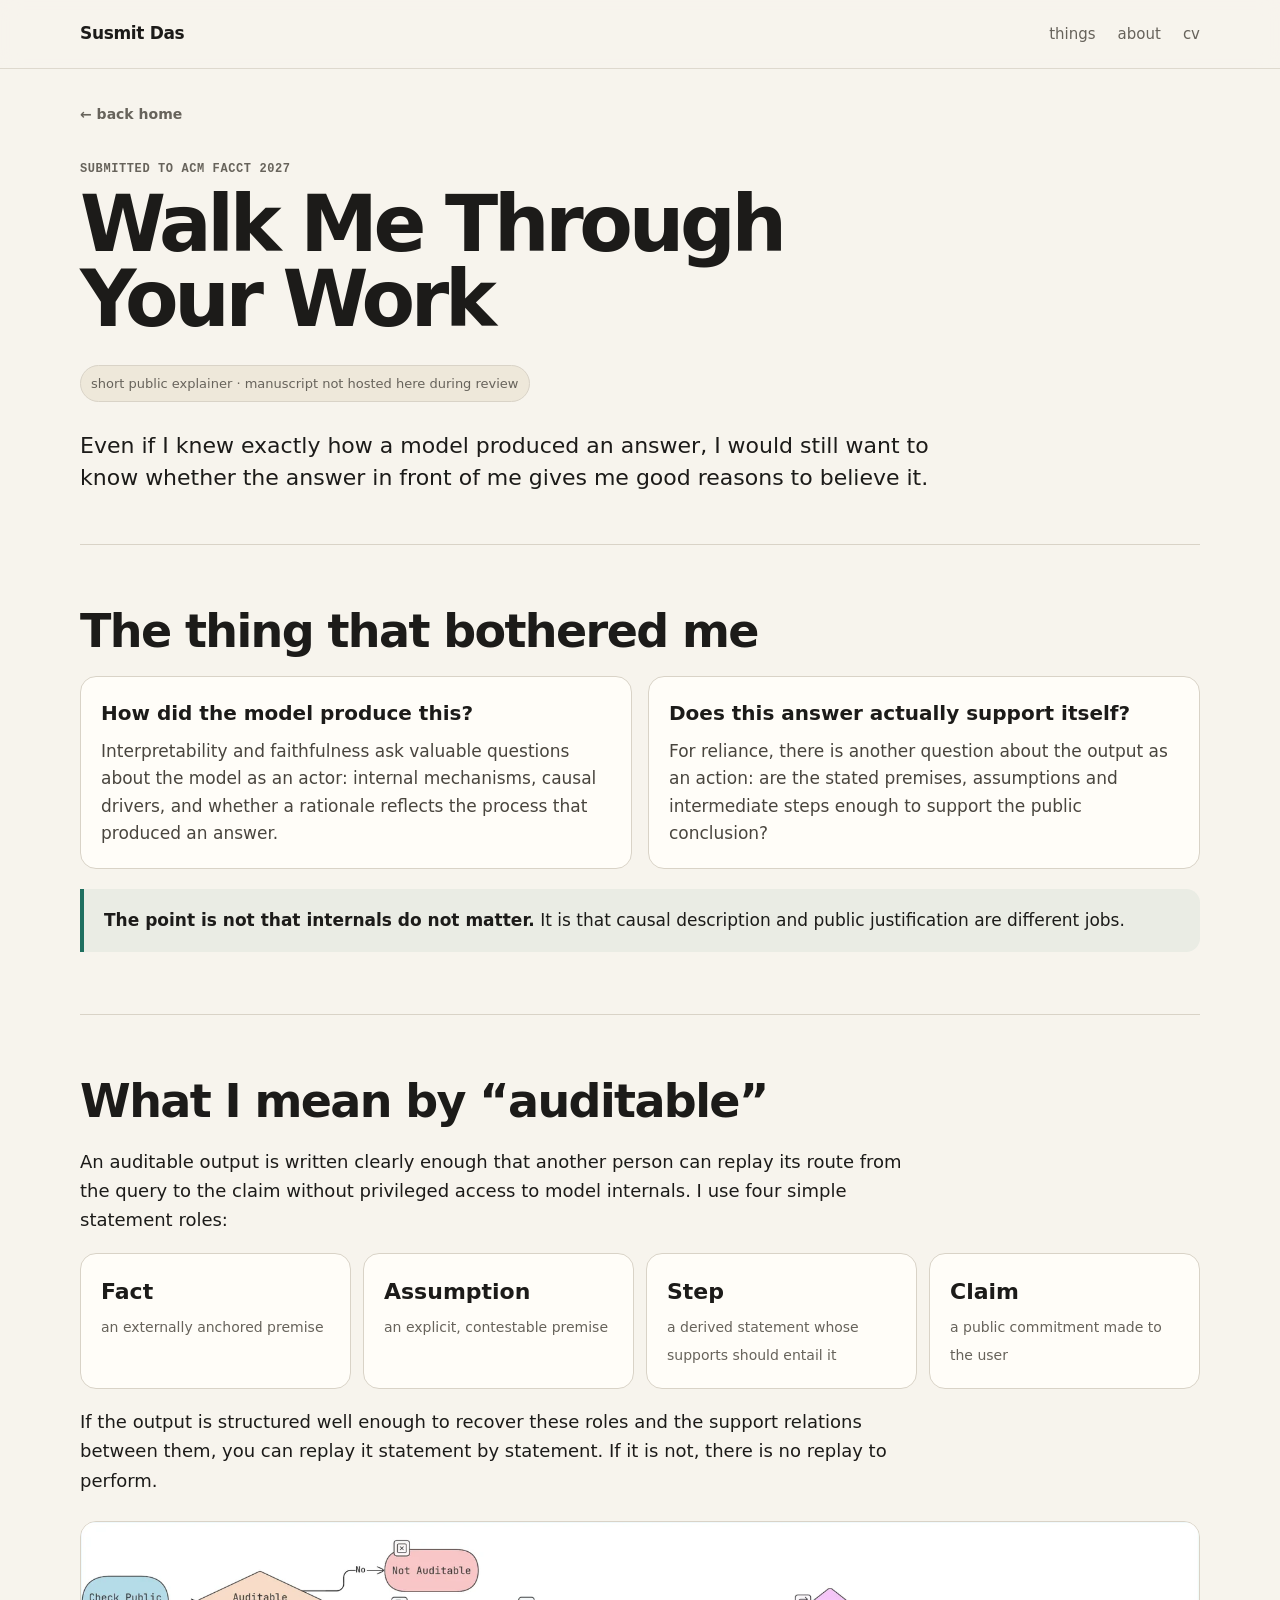
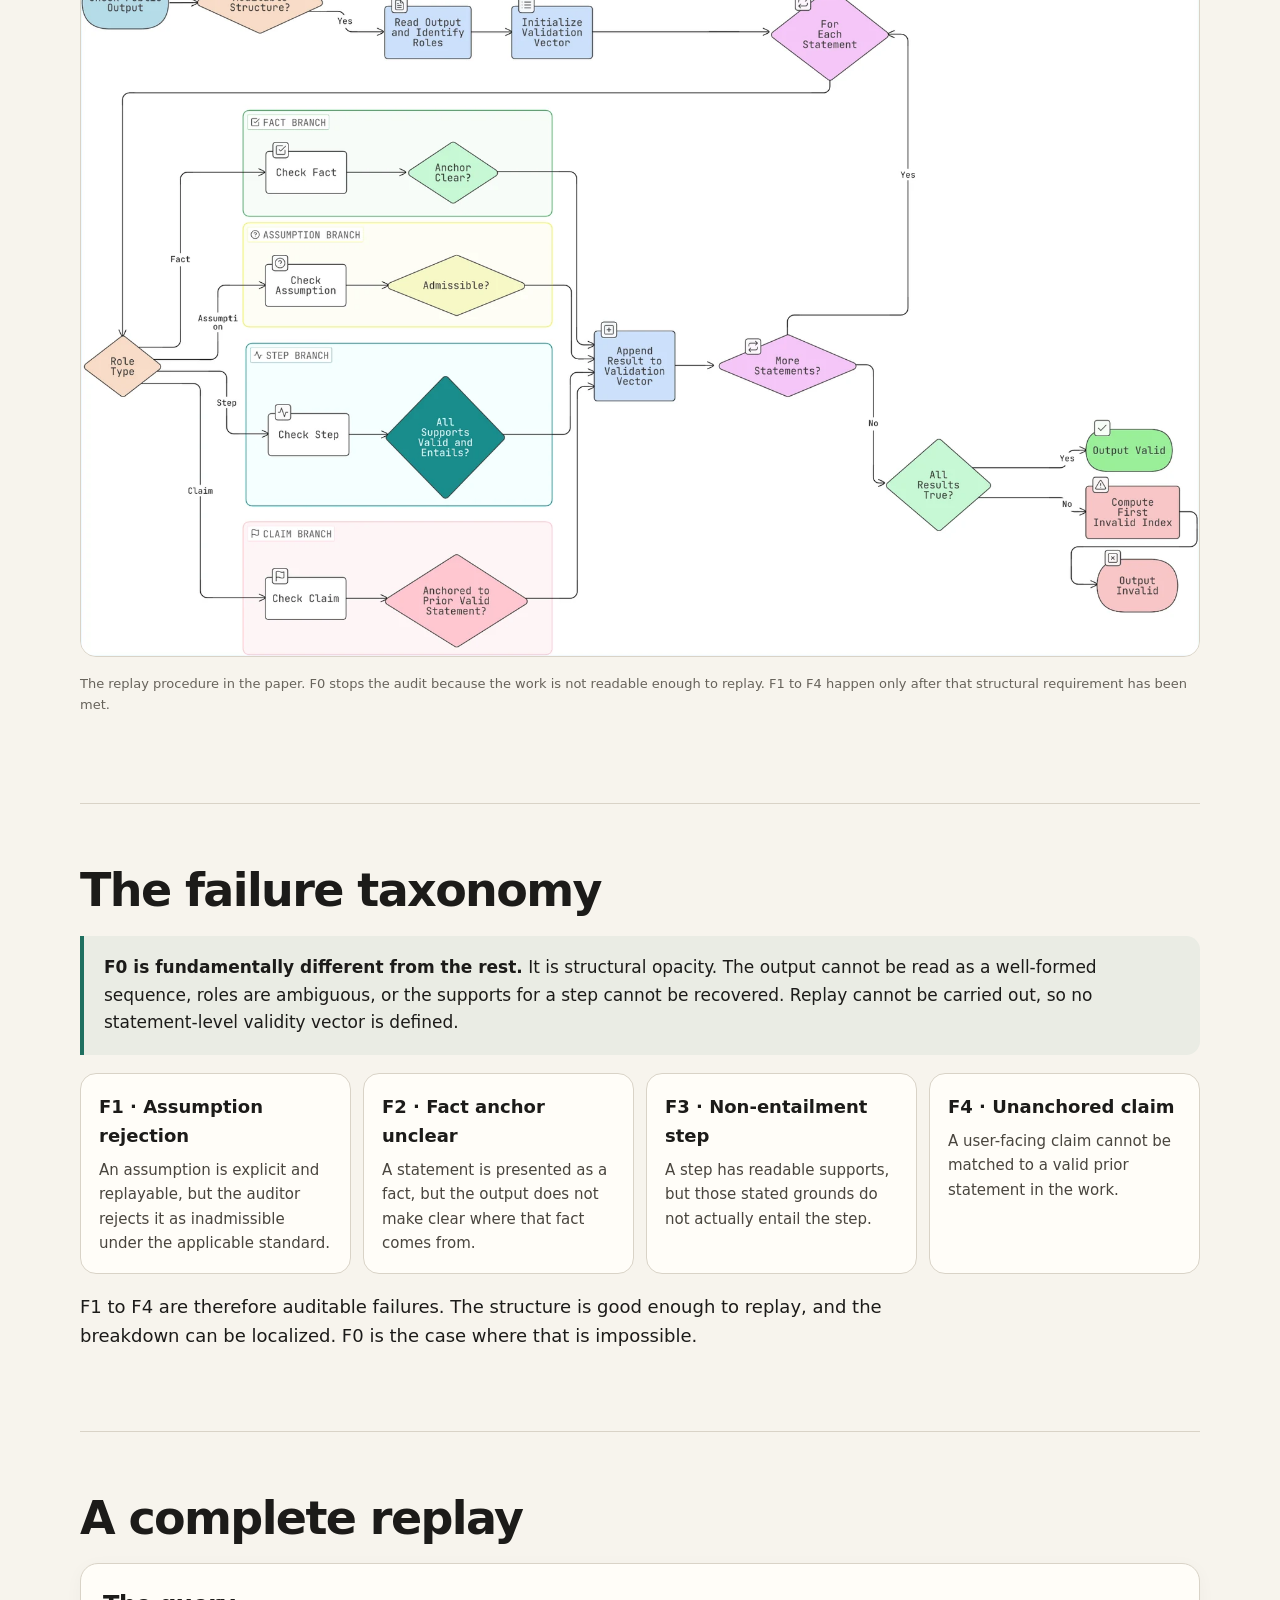
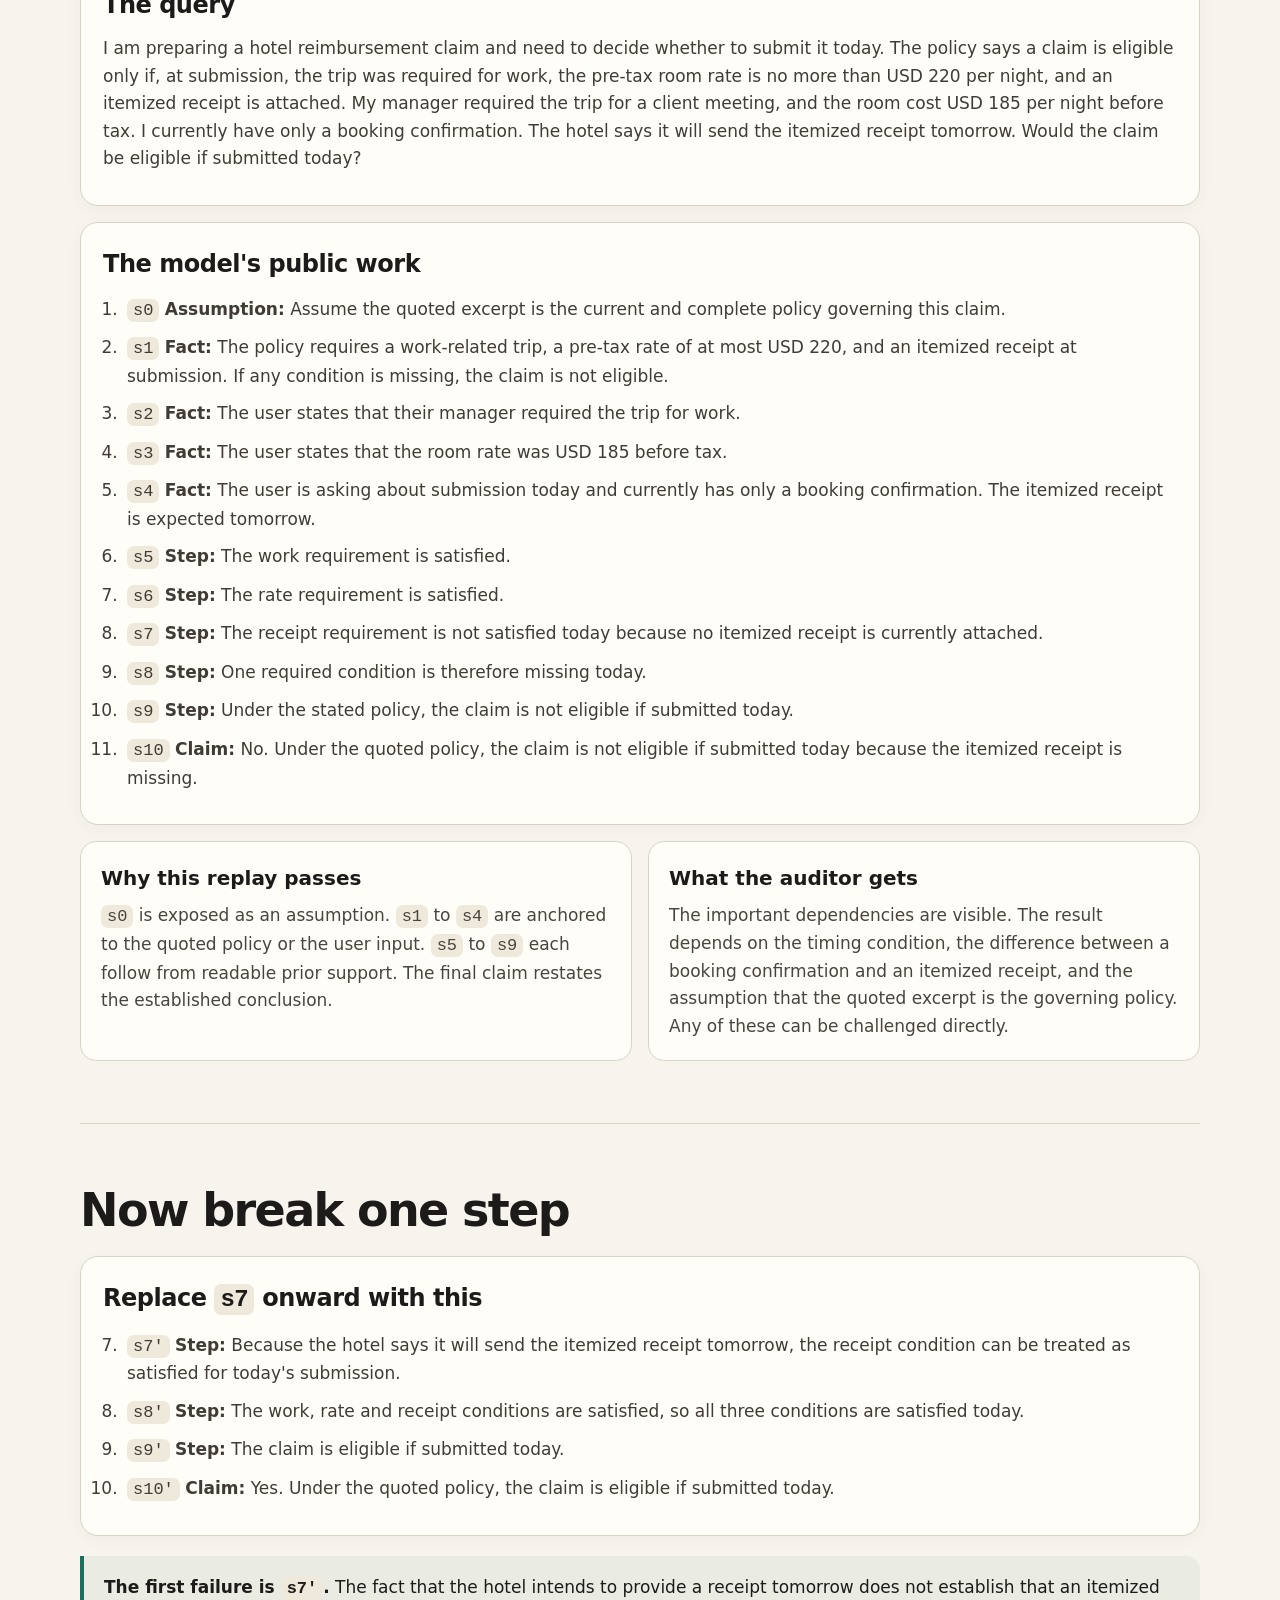
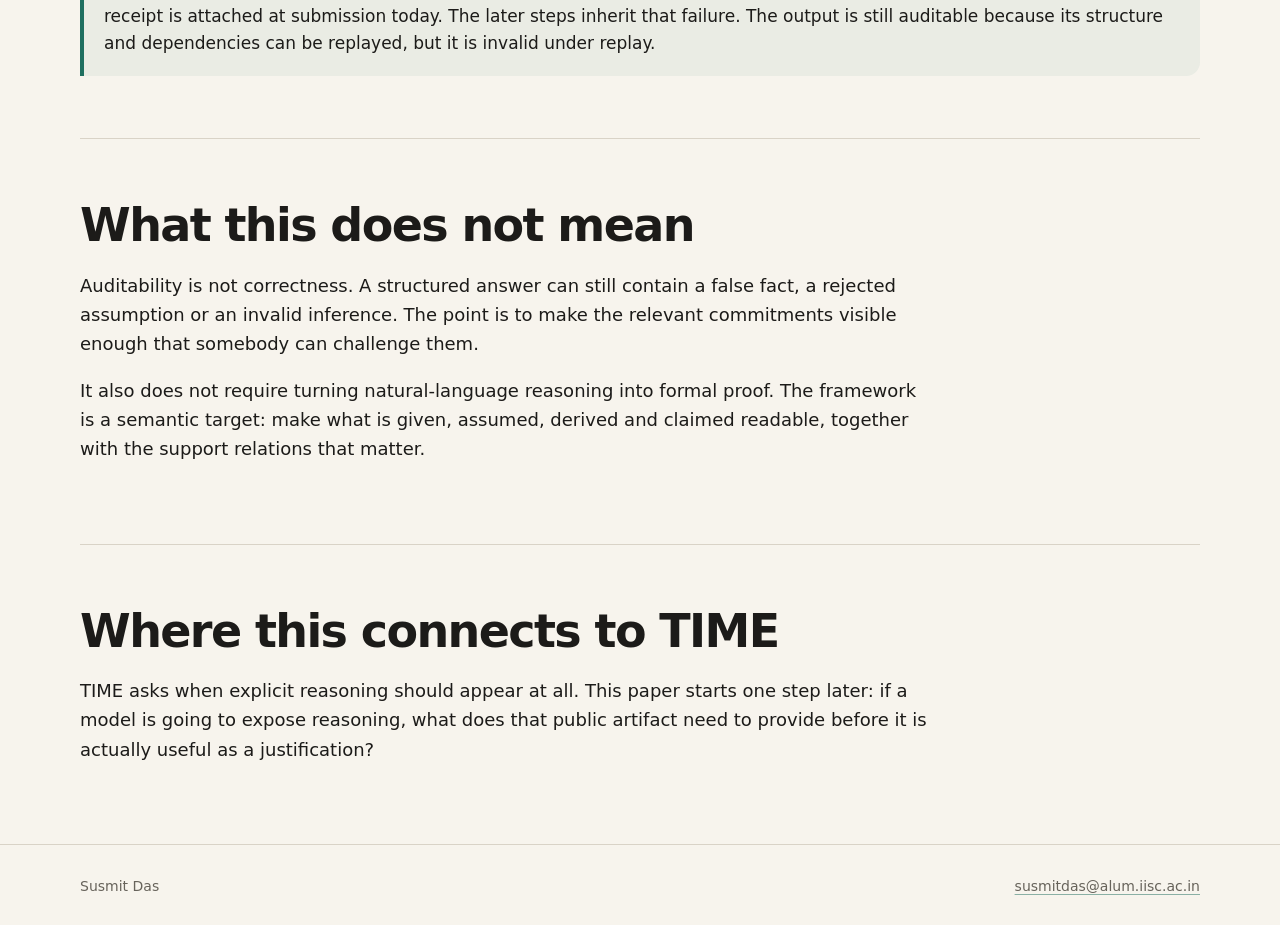
<file: wmtyw.html>
<!doctype html><html lang="en"><head><meta charset="utf-8"><meta name="viewport" content="width=device-width,initial-scale=1"><meta name="theme-color" content="#f7f4ed"><meta name="description" content="A short explanation of Walk Me Through Your Work, my FAccT 2027 position paper on output-level auditability for LLMs."><title>Walk Me Through Your Work | Susmit Das</title><link rel="icon" href="favicon.svg"><link rel="stylesheet" href="styles.css"></head><body>
<header class="site-head"><div class="shell head-inner"><a class="brand" href="index.html">Susmit Das</a><nav><a href="index.html#stuff">things</a><a href="index.html#story">about</a><a href="cv.pdf">cv</a></nav></div></header>
<main class="shell"><a class="back" href="index.html#stuff">← back home</a><div class="project-hero"><div class="kicker">Submitted to ACM FAccT 2027</div><h1>Walk Me Through<br>Your Work</h1><span class="project-status">short public explainer · manuscript not hosted here during review</span><p class="one-line">Even if I knew exactly how a model produced an answer, I would still want to know whether the answer in front of me gives me good reasons to believe it.</p></div>

<section><h2>The thing that bothered me</h2><div class="split"><div class="callout"><h3>How did the model produce this?</h3><p>Interpretability and faithfulness ask valuable questions about the model as an actor: internal mechanisms, causal drivers, and whether a rationale reflects the process that produced an answer.</p></div><div class="callout"><h3>Does this answer actually support itself?</h3><p>For reliance, there is another question about the output as an action: are the stated premises, assumptions and intermediate steps enough to support the public conclusion?</p></div></div><div class="result-line"><strong>The point is not that internals do not matter.</strong> It is that causal description and public justification are different jobs.</div></section>

<section><h2>What I mean by “auditable”</h2><div class="prose"><p>An auditable output is written clearly enough that another person can replay its route from the query to the claim without privileged access to model internals. I use four simple statement roles:</p></div><div class="role-grid"><div class="role"><strong>Fact</strong><span>an externally anchored premise</span></div><div class="role"><strong>Assumption</strong><span>an explicit, contestable premise</span></div><div class="role"><strong>Step</strong><span>a derived statement whose supports should entail it</span></div><div class="role"><strong>Claim</strong><span>a public commitment made to the user</span></div></div><div class="prose"><p>If the output is structured well enough to recover these roles and the support relations between them, you can replay it statement by statement. If it is not, there is no replay to perform.</p></div><figure class="figure"><img src="assets/audit-flow.webp" alt="Flowchart for auditing an LLM public output by statement role and local validity checks."><figcaption>The replay procedure in the paper. F0 stops the audit because the work is not readable enough to replay. F1 to F4 happen only after that structural requirement has been met.</figcaption></figure></section>

<section><h2>The failure taxonomy</h2><div class="result-line"><strong>F0 is fundamentally different from the rest.</strong> It is structural opacity. The output cannot be read as a well-formed sequence, roles are ambiguous, or the supports for a step cannot be recovered. Replay cannot be carried out, so no statement-level validity vector is defined.</div><div class="failure-grid" style="margin-top:18px"><div class="failure-card"><h3>F1 · Assumption rejection</h3><p>An assumption is explicit and replayable, but the auditor rejects it as inadmissible under the applicable standard.</p></div><div class="failure-card"><h3>F2 · Fact anchor unclear</h3><p>A statement is presented as a fact, but the output does not make clear where that fact comes from.</p></div><div class="failure-card"><h3>F3 · Non-entailment step</h3><p>A step has readable supports, but those stated grounds do not actually entail the step.</p></div><div class="failure-card"><h3>F4 · Unanchored claim</h3><p>A user-facing claim cannot be matched to a valid prior statement in the work.</p></div></div><div class="prose"><p>F1 to F4 are therefore auditable failures. The structure is good enough to replay, and the breakdown can be localized. F0 is the case where that is impossible.</p></div></section>

<section><h2>A complete replay</h2><div class="example-box"><h3>The query</h3><p>I am preparing a hotel reimbursement claim and need to decide whether to submit it today. The policy says a claim is eligible only if, at submission, the trip was required for work, the pre-tax room rate is no more than USD 220 per night, and an itemized receipt is attached. My manager required the trip for a client meeting, and the room cost USD 185 per night before tax. I currently have only a booking confirmation. The hotel says it will send the itemized receipt tomorrow. Would the claim be eligible if submitted today?</p></div>
<div class="example-box" style="margin-top:16px"><h3>The model's public work</h3><ol class="statement-list"><li><code>s0</code> <strong>Assumption:</strong> Assume the quoted excerpt is the current and complete policy governing this claim.</li><li><code>s1</code> <strong>Fact:</strong> The policy requires a work-related trip, a pre-tax rate of at most USD 220, and an itemized receipt at submission. If any condition is missing, the claim is not eligible.</li><li><code>s2</code> <strong>Fact:</strong> The user states that their manager required the trip for work.</li><li><code>s3</code> <strong>Fact:</strong> The user states that the room rate was USD 185 before tax.</li><li><code>s4</code> <strong>Fact:</strong> The user is asking about submission today and currently has only a booking confirmation. The itemized receipt is expected tomorrow.</li><li><code>s5</code> <strong>Step:</strong> The work requirement is satisfied.</li><li><code>s6</code> <strong>Step:</strong> The rate requirement is satisfied.</li><li><code>s7</code> <strong>Step:</strong> The receipt requirement is not satisfied today because no itemized receipt is currently attached.</li><li><code>s8</code> <strong>Step:</strong> One required condition is therefore missing today.</li><li><code>s9</code> <strong>Step:</strong> Under the stated policy, the claim is not eligible if submitted today.</li><li><code>s10</code> <strong>Claim:</strong> No. Under the quoted policy, the claim is not eligible if submitted today because the itemized receipt is missing.</li></ol></div>
<div class="split" style="margin-top:16px"><div class="callout"><h3>Why this replay passes</h3><p><code>s0</code> is exposed as an assumption. <code>s1</code> to <code>s4</code> are anchored to the quoted policy or the user input. <code>s5</code> to <code>s9</code> each follow from readable prior support. The final claim restates the established conclusion.</p></div><div class="callout"><h3>What the auditor gets</h3><p>The important dependencies are visible. The result depends on the timing condition, the difference between a booking confirmation and an itemized receipt, and the assumption that the quoted excerpt is the governing policy. Any of these can be challenged directly.</p></div></div></section>

<section><h2>Now break one step</h2><div class="example-box"><h3>Replace <code>s7</code> onward with this</h3><ol class="statement-list" start="7"><li><code>s7′</code> <strong>Step:</strong> Because the hotel says it will send the itemized receipt tomorrow, the receipt condition can be treated as satisfied for today's submission.</li><li><code>s8′</code> <strong>Step:</strong> The work, rate and receipt conditions are satisfied, so all three conditions are satisfied today.</li><li><code>s9′</code> <strong>Step:</strong> The claim is eligible if submitted today.</li><li><code>s10′</code> <strong>Claim:</strong> Yes. Under the quoted policy, the claim is eligible if submitted today.</li></ol></div><div class="result-line"><strong>The first failure is <code>s7′</code>.</strong> The fact that the hotel intends to provide a receipt tomorrow does not establish that an itemized receipt is attached at submission today. The later steps inherit that failure. The output is still auditable because its structure and dependencies can be replayed, but it is invalid under replay.</div></section>

<section><h2>What this does not mean</h2><div class="prose"><p>Auditability is not correctness. A structured answer can still contain a false fact, a rejected assumption or an invalid inference. The point is to make the relevant commitments visible enough that somebody can challenge them.</p><p>It also does not require turning natural-language reasoning into formal proof. The framework is a semantic target: make what is given, assumed, derived and claimed readable, together with the support relations that matter.</p></div></section>

<section><h2>Where this connects to TIME</h2><div class="prose"><p>TIME asks when explicit reasoning should appear at all. This paper starts one step later: if a model is going to expose reasoning, what does that public artifact need to provide before it is actually useful as a justification?</p></div></section>
</main><footer class="site-foot"><div class="shell foot-inner"><span>Susmit Das</span><span><a href="mailto:susmitdas@alum.iisc.ac.in">susmitdas@alum.iisc.ac.in</a></span></div></footer></body></html>
</file>
<file: styles.css>
:root{
  --bg:#f7f4ed; --paper:#fffdf8; --ink:#1c1b19; --muted:#67635b; --line:#d9d3c7;
  --accent:#1f6f5f; --accent2:#c85e3f; --blue:#315d93; --yellow:#d8a72f;
  --shadow:0 10px 32px rgba(30,25,18,.07); --radius:20px;
}
*{box-sizing:border-box} html{scroll-behavior:smooth}
body{margin:0;background:var(--bg);color:var(--ink);font-family:Inter,ui-sans-serif,system-ui,-apple-system,BlinkMacSystemFont,"Segoe UI",sans-serif;line-height:1.62;font-size:17px}
a{color:inherit;text-decoration-color:rgba(31,111,95,.5);text-underline-offset:3px} a:hover{color:var(--accent)}
.shell{width:min(1120px,calc(100% - 40px));margin:0 auto}
.site-head{position:sticky;top:0;z-index:20;background:rgba(247,244,237,.92);backdrop-filter:blur(10px);border-bottom:1px solid rgba(217,211,199,.8)}
.head-inner{min-height:68px;display:flex;align-items:center;justify-content:space-between;gap:20px}
.brand{font-weight:800;text-decoration:none;letter-spacing:-.02em}.site-head nav{display:flex;gap:22px;font-size:15px}.site-head nav a{text-decoration:none;color:var(--muted)}.site-head nav a:hover{color:var(--ink)}
.hero{padding:78px 0 44px;display:grid;grid-template-columns:1.08fr .92fr;gap:52px;align-items:center}
.eyebrow{font:700 12px/1.2 ui-monospace,SFMono-Regular,Menlo,monospace;letter-spacing:.08em;text-transform:uppercase;color:var(--accent)}
h1{font-size:clamp(48px,7vw,88px);line-height:.96;letter-spacing:-.055em;margin:12px 0 24px;max-width:850px}
.lede{font-size:clamp(21px,2.3vw,30px);line-height:1.35;letter-spacing:-.02em;margin:0 0 20px}.sub{color:var(--muted);font-size:17px;max-width:760px}
.links{display:flex;flex-wrap:wrap;gap:10px 18px;margin-top:24px}.links a{font-weight:650;font-size:15px}
.hero-photo{position:relative}.hero-photo img{width:100%;display:block;border-radius:26px;box-shadow:var(--shadow);aspect-ratio:4/3;object-fit:cover}.scribble{position:absolute;right:16px;bottom:14px;background:rgba(255,253,248,.92);border:1px solid var(--line);border-radius:999px;padding:7px 11px;font:600 12px/1.2 ui-monospace,SFMono-Regular,Menlo,monospace;transform:rotate(-2deg)}
section{padding:62px 0;border-top:1px solid var(--line);scroll-margin-top:88px}
section > h2{margin-bottom:20px}
.section-head{display:flex;align-items:flex-end;justify-content:space-between;gap:24px;margin-bottom:30px}.section-head h2,h2{font-size:clamp(30px,4vw,46px);line-height:1.08;letter-spacing:-.035em;margin:0}.section-head p{max-width:520px;color:var(--muted);margin:0}
.work-grid{display:grid;grid-template-columns:repeat(2,minmax(0,1fr));gap:18px}.card{background:var(--paper);border:1px solid var(--line);border-radius:var(--radius);padding:26px;box-shadow:0 4px 18px rgba(30,25,18,.035)}.card h3{font-size:25px;line-height:1.1;letter-spacing:-.025em;margin:8px 0 12px}.card p{margin:0;color:#393631}.card.feature{grid-column:span 2;display:grid;grid-template-columns:1fr 1.3fr;gap:26px;align-items:start}.card.feature>p{align-self:center}.kicker{font:700 12px/1.3 ui-monospace,SFMono-Regular,Menlo,monospace;color:var(--muted);text-transform:uppercase;letter-spacing:.05em}.tiny{font-size:14px;color:var(--muted)}
.story-grid{display:grid;grid-template-columns:1fr 1fr;gap:28px;align-items:center}.story-grid.reverse .story-copy{order:2}.story-grid.reverse .photo-stack{order:1}.story-copy h3{font-size:31px;letter-spacing:-.03em;margin:0 0 12px}.story-copy p{font-size:18px}.photo-stack{display:grid;grid-template-columns:1.1fr .9fr;gap:10px}.photo-stack img{width:100%;height:100%;min-height:250px;object-fit:cover;border-radius:18px;border:1px solid var(--line);box-shadow:var(--shadow)}.photo-stack img:nth-child(2){transform:translateY(22px) rotate(1.2deg)}
.lab-grid{display:grid;grid-template-columns:1.25fr .75fr;gap:12px;margin:26px 0}.lab-grid img{width:100%;height:100%;object-fit:cover;border-radius:18px;border:1px solid var(--line)}.lab-grid .side{display:grid;gap:12px}.caption{color:var(--muted);font-size:13px;margin-top:8px;font-family:ui-monospace,SFMono-Regular,Menlo,monospace}
.note{background:#efe9db;border:1px solid #d6cbb7;border-radius:18px;padding:19px 21px;margin-top:22px}.note strong{color:var(--accent2)}
.about{max-width:850px}.about p{font-size:19px}.about p:first-child{font-size:22px;color:#2b2925}
.site-foot{border-top:1px solid var(--line);padding:30px 0 46px;color:var(--muted);font-size:14px}.foot-inner{display:flex;justify-content:space-between;gap:20px}
/* project pages */
.back{display:inline-block;margin-top:34px;font-size:14px;font-weight:700;text-decoration:none;color:var(--muted)}.project-hero{padding:34px 0 28px;max-width:900px}.project-hero h1{font-size:clamp(46px,7vw,78px);margin:10px 0 14px}.project-hero .one-line{font-size:22px;line-height:1.45;max-width:850px;margin-top:28px}.project-status{display:inline-block;margin-top:14px;padding:7px 10px;border-radius:999px;background:#eee8da;border:1px solid var(--line);font-size:13px;color:var(--muted)}
.split{display:grid;grid-template-columns:1fr 1fr;gap:16px}.callout,.primitive,.role,.stat,.flow-step{background:var(--paper);border:1px solid var(--line);border-radius:16px;padding:20px}.callout h3,.primitive h3{margin:0 0 8px;font-size:20px}.callout p,.primitive p{margin:0;color:#49453e}.prose{max-width:850px}.prose p{font-size:18px}.primitive-grid,.role-grid,.stat-grid{display:grid;grid-template-columns:repeat(4,minmax(0,1fr));gap:12px}.primitive-grid{grid-template-columns:repeat(3,minmax(0,1fr))}.role-grid{grid-template-columns:repeat(4,minmax(0,1fr))}.role strong,.stat strong{display:block;font-size:22px;margin-bottom:4px}.role span,.stat span{font-size:14px;color:var(--muted)}.stat strong{font-size:28px;letter-spacing:-.03em;color:var(--accent)}
.flow{display:grid;grid-template-columns:repeat(6,1fr);gap:8px;align-items:stretch}.flow-step{font-size:13px;padding:14px}.flow-step strong{display:block;margin-bottom:4px}.figure{margin:26px 0}.figure img{width:100%;border-radius:16px;border:1px solid var(--line);background:#fff}.figure figcaption{font-size:13px;color:var(--muted);margin-top:8px}.result-line{margin-top:20px;padding:18px 20px;border-left:4px solid var(--accent);background:rgba(31,111,95,.06);border-radius:0 14px 14px 0}
code{font-family:ui-monospace,SFMono-Regular,Menlo,monospace;background:#efe9db;border-radius:7px;padding:2px 6px}

.example-box{background:var(--paper);border:1px solid var(--line);border-radius:18px;padding:22px;box-shadow:0 4px 18px rgba(30,25,18,.035)}
.example-box h3{margin:0 0 10px;font-size:24px;letter-spacing:-.02em}
.example-box p{margin:10px 0;color:#403c35}
.example-box ol{margin:12px 0 0 20px;padding:0}
.example-box li{margin:10px 0;color:#403c35}
.failure-grid{display:grid;grid-template-columns:repeat(4,minmax(0,1fr));gap:12px}
.failure-card{background:var(--paper);border:1px solid var(--line);border-radius:16px;padding:18px}
.failure-card h3{margin:0 0 8px;font-size:18px}
.failure-card p{margin:0;color:#49453e;font-size:15px}
.failure-card .tiny{display:block;margin-top:10px}
.bar-panel{display:grid;grid-template-columns:1fr 1fr;gap:18px;margin-top:10px}
.bar-card{background:var(--paper);border:1px solid var(--line);border-radius:18px;padding:20px}
.bar-card h3{margin:0 0 14px;font-size:22px;letter-spacing:-.02em}
.bar-list{display:grid;gap:14px}
.bar-row{display:grid;grid-template-columns:72px 1fr 70px;align-items:center;gap:12px;font-size:15px}
.bar-track{height:14px;border-radius:999px;background:#ede7da;overflow:hidden;border:1px solid #e2dacc}
.bar-fill{height:100%;border-radius:999px;background:linear-gradient(90deg,var(--accent),#3e8f7f)}
.bar-fill.orange{background:linear-gradient(90deg,var(--accent2),#df8b72)}
.bar-row strong{font-size:14px}
.bar-row span:last-child{font-variant-numeric:tabular-nums;text-align:right;color:var(--muted)}
.photo-card{background:var(--paper);border:1px solid var(--line);border-radius:18px;padding:14px;box-shadow:var(--shadow)}
.photo-card img{width:100%;display:block;border-radius:12px}
.photo-card figcaption{font-size:13px;color:var(--muted);margin-top:10px;font-family:ui-monospace,SFMono-Regular,Menlo,monospace}
@media(max-width:820px){body{font-size:16px}.shell{width:min(100% - 28px,1120px)}.hero{grid-template-columns:1fr;padding:54px 0 34px;gap:28px}.hero-photo{max-width:650px}.section-head{display:block}.section-head p{margin-top:10px}.work-grid,.story-grid,.split,.bar-panel,.failure-grid{grid-template-columns:1fr}.card.feature{grid-column:auto;display:block}.card.feature .links{margin-top:18px}.story-grid.reverse .story-copy,.story-grid.reverse .photo-stack{order:initial}.photo-stack img:nth-child(2){transform:none}.lab-grid{grid-template-columns:1fr}.lab-grid .side{grid-template-columns:1fr 1fr}.primitive-grid,.role-grid,.stat-grid{grid-template-columns:repeat(2,1fr)}.flow{grid-template-columns:repeat(2,1fr)}.site-head nav{gap:14px}.site-head nav a:nth-child(2){display:none}}
@media(max-width:520px){.head-inner{min-height:60px}.site-head nav a{font-size:13px}.hero{padding-top:42px}h1{font-size:48px}.lede{font-size:21px}.primitive-grid,.role-grid,.stat-grid,.lab-grid .side{grid-template-columns:1fr}.photo-stack{grid-template-columns:1fr 1fr}.photo-stack img{min-height:180px}.foot-inner{display:block}.foot-inner span{display:block;margin-bottom:5px}}

.statement-list{margin:12px 0 0;padding-left:24px}
.statement-list li{margin:10px 0;color:#403c35;padding-left:4px}
.statement-list code{white-space:nowrap}
</file>
